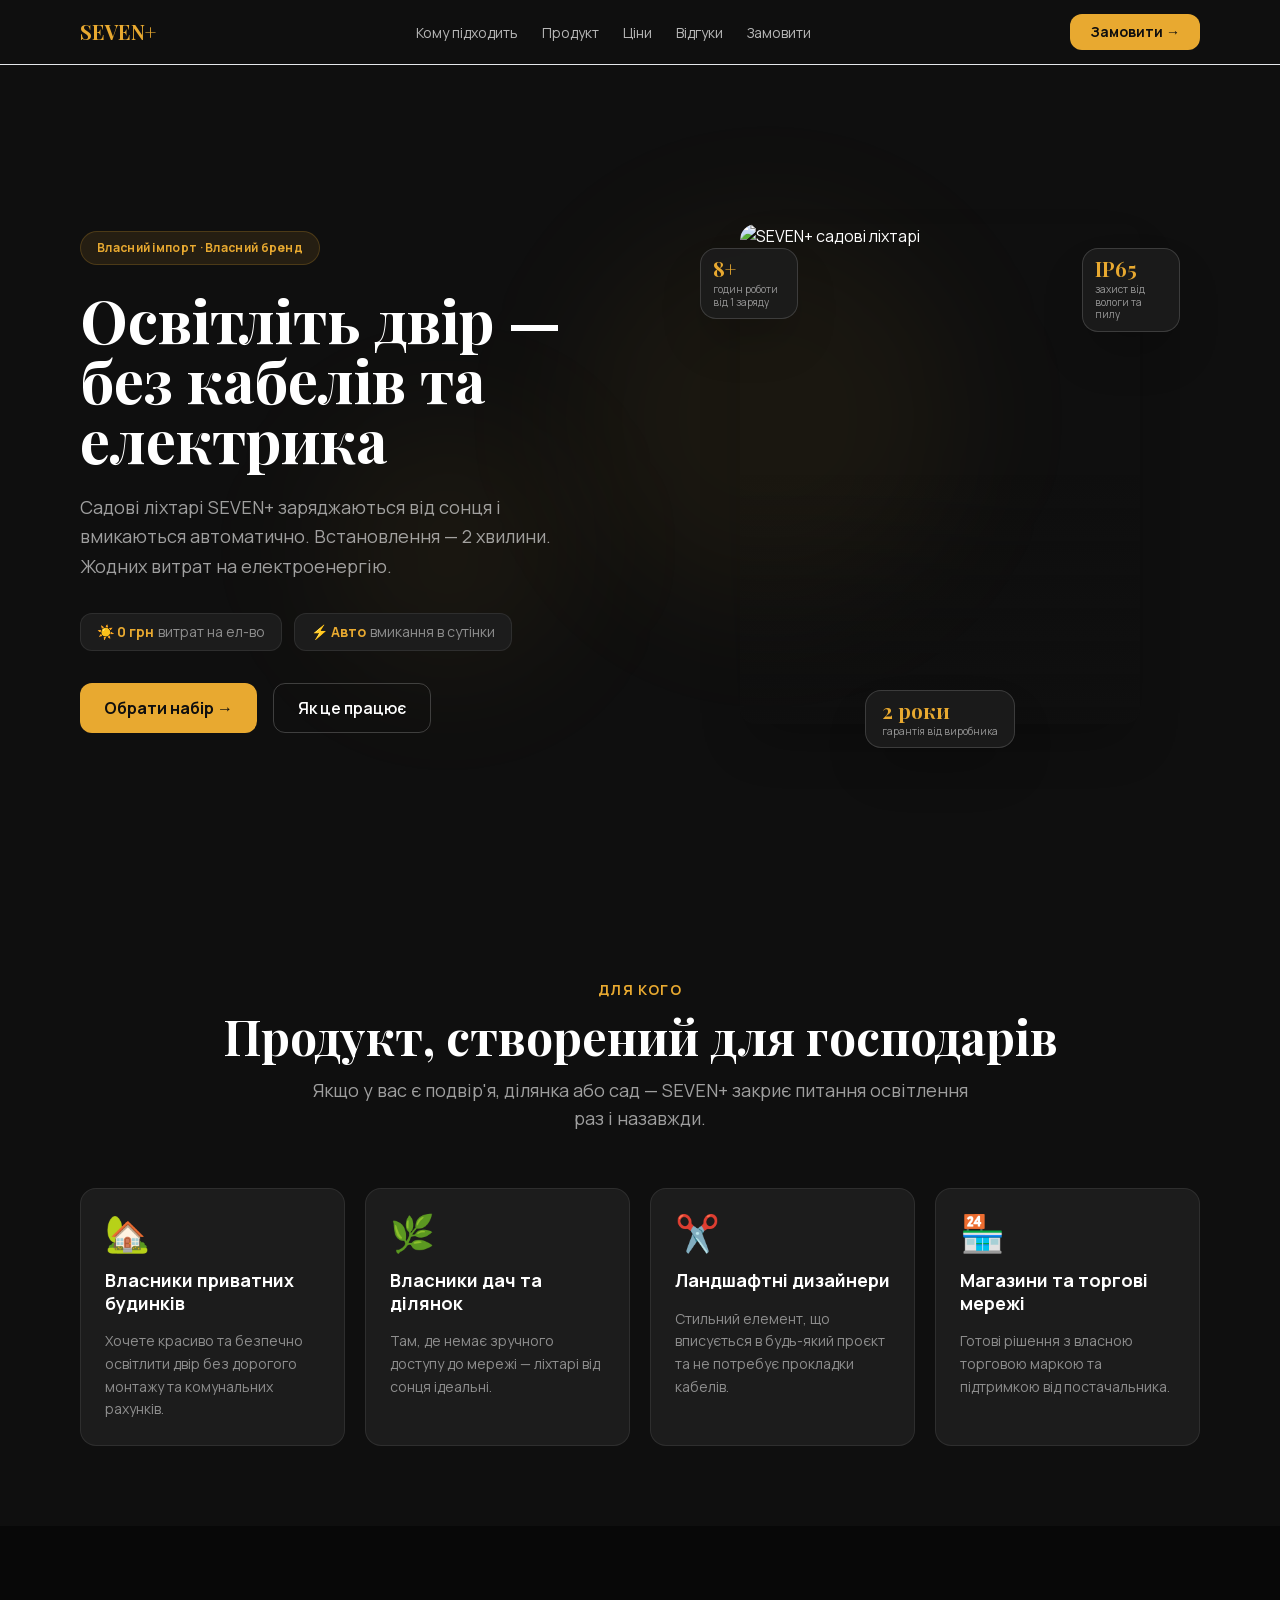
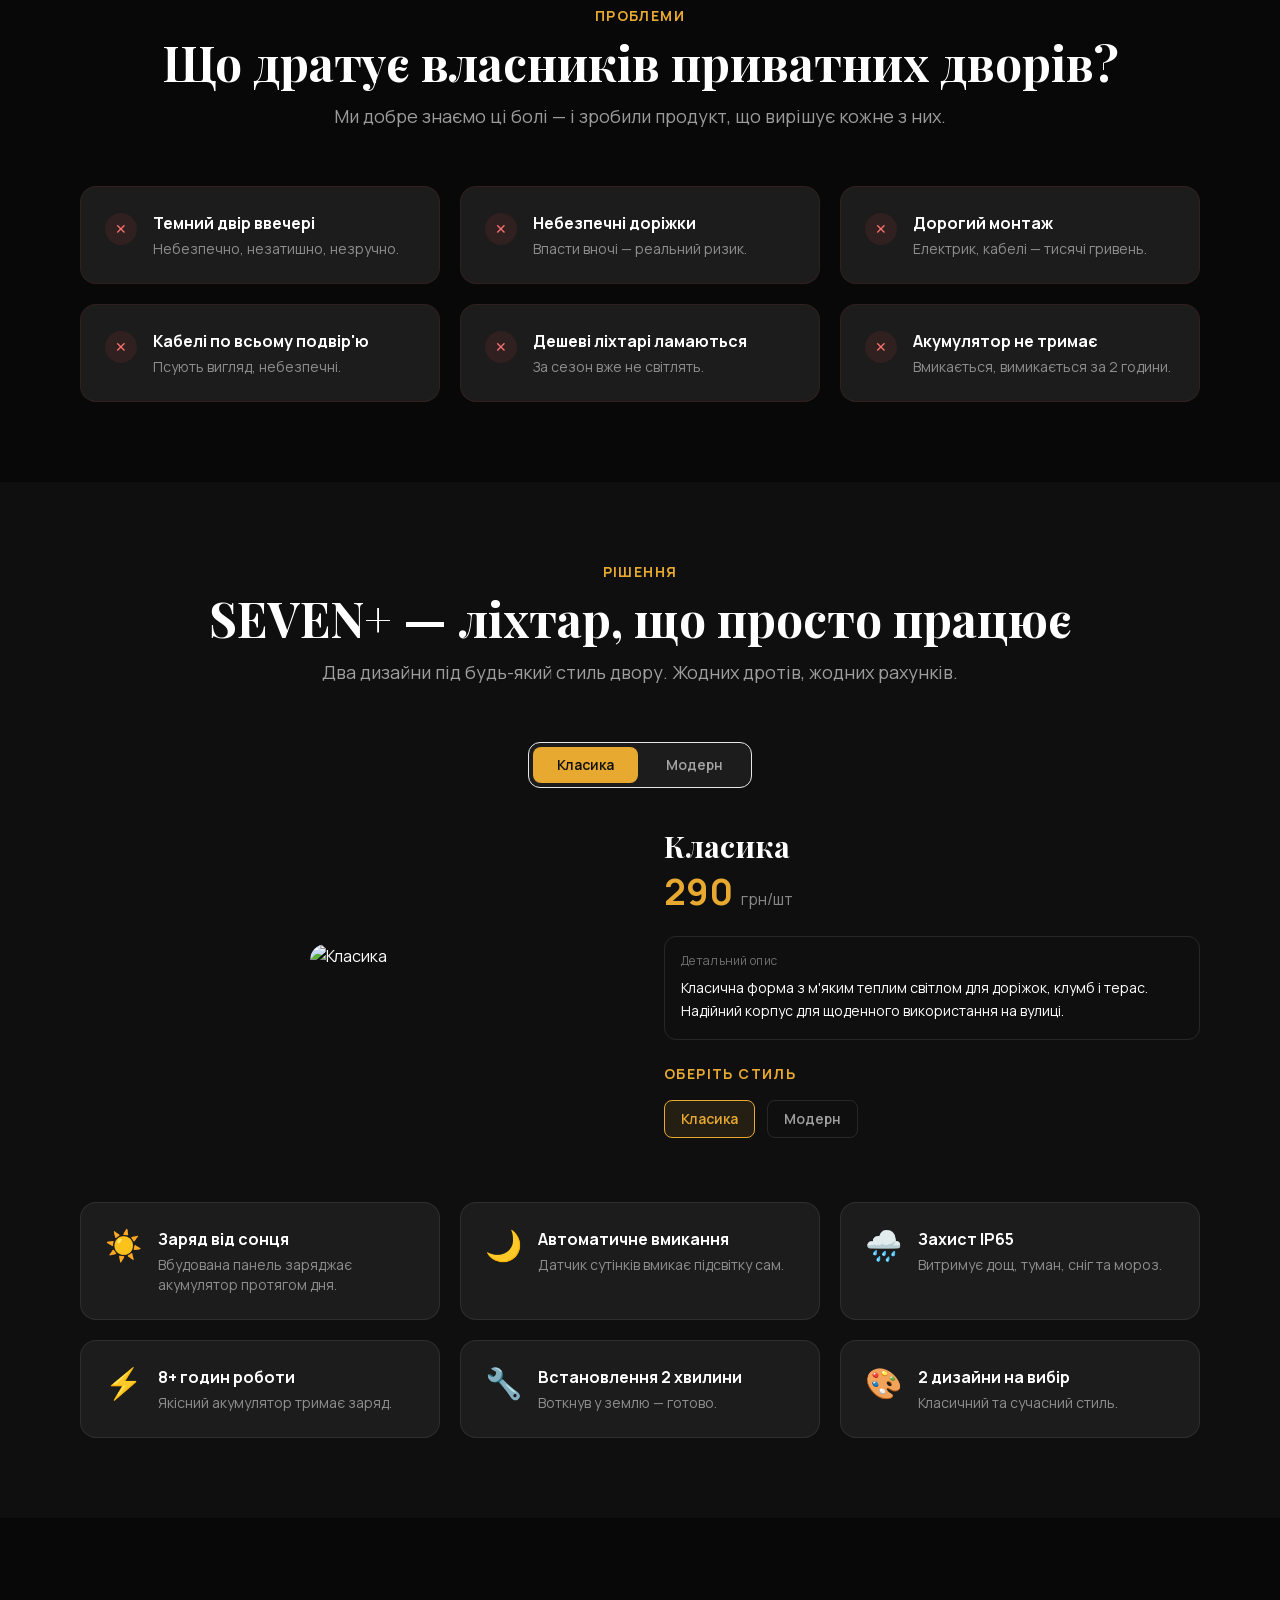
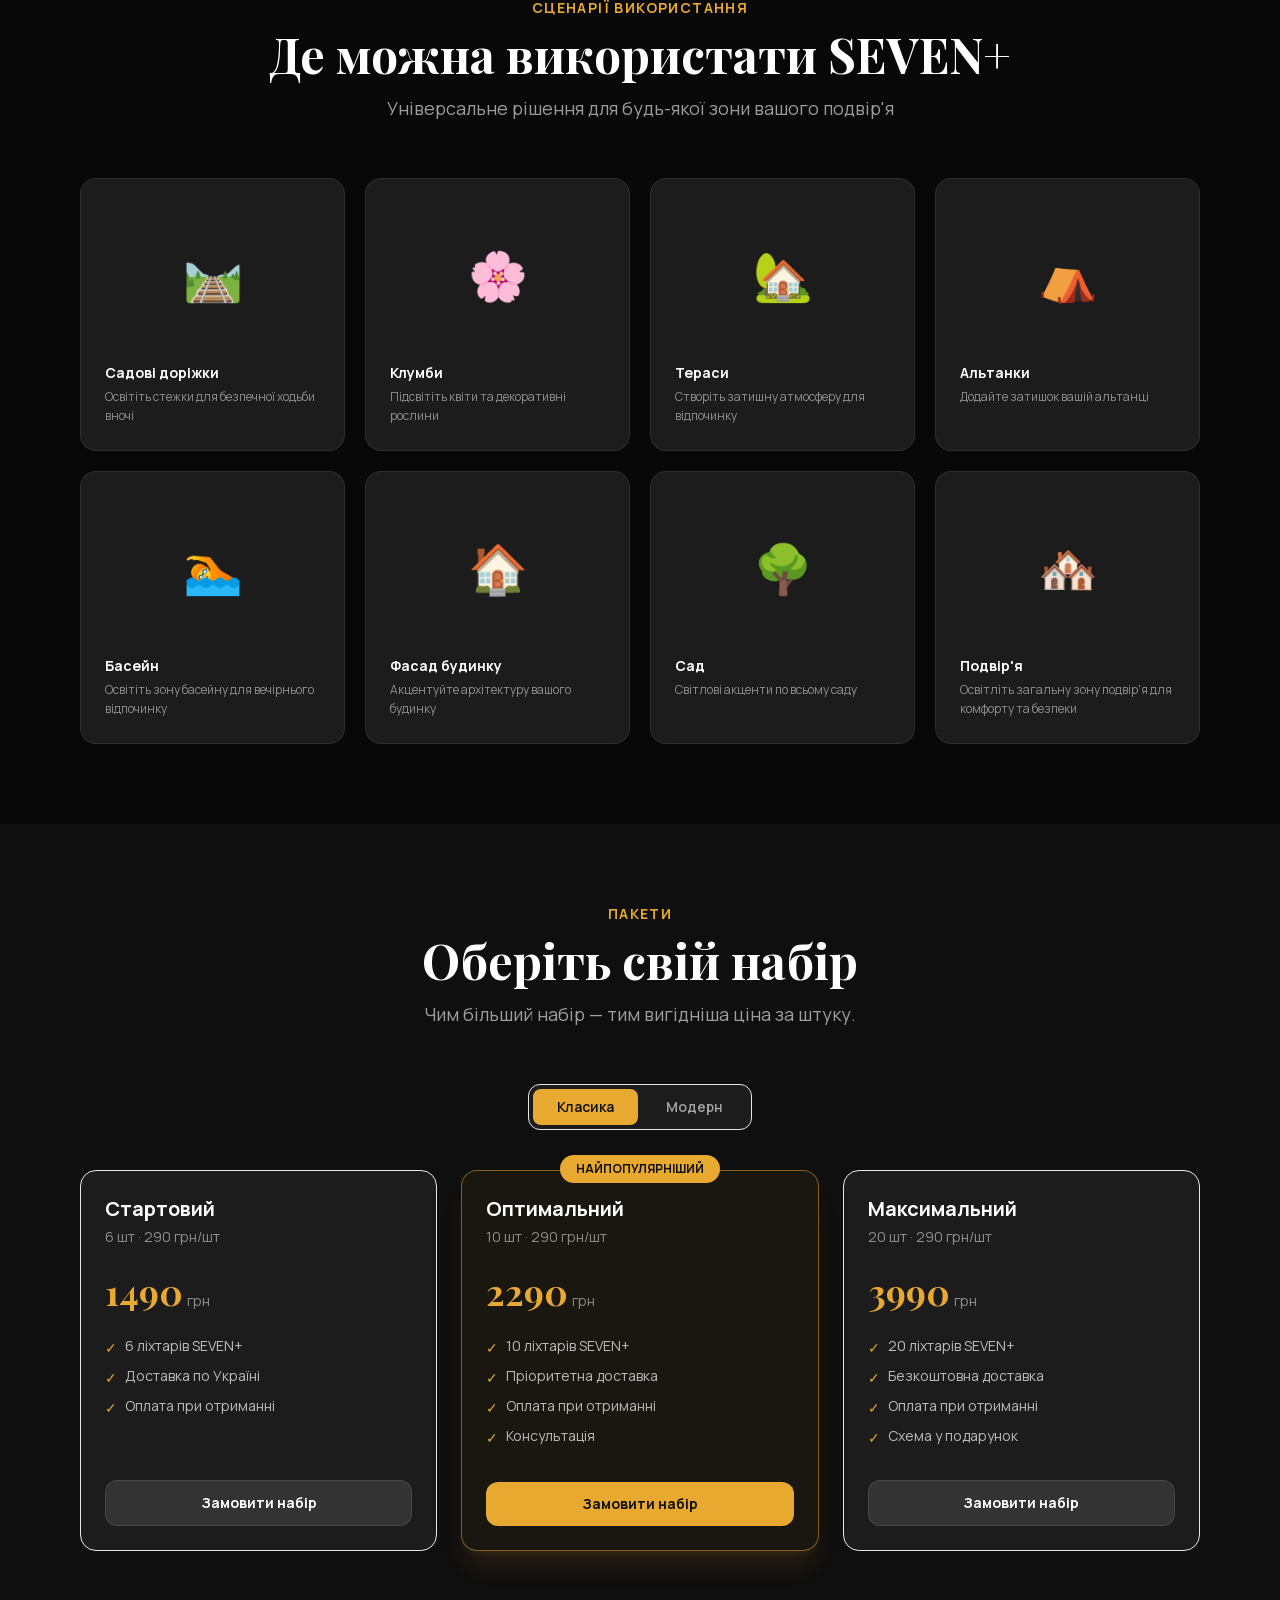
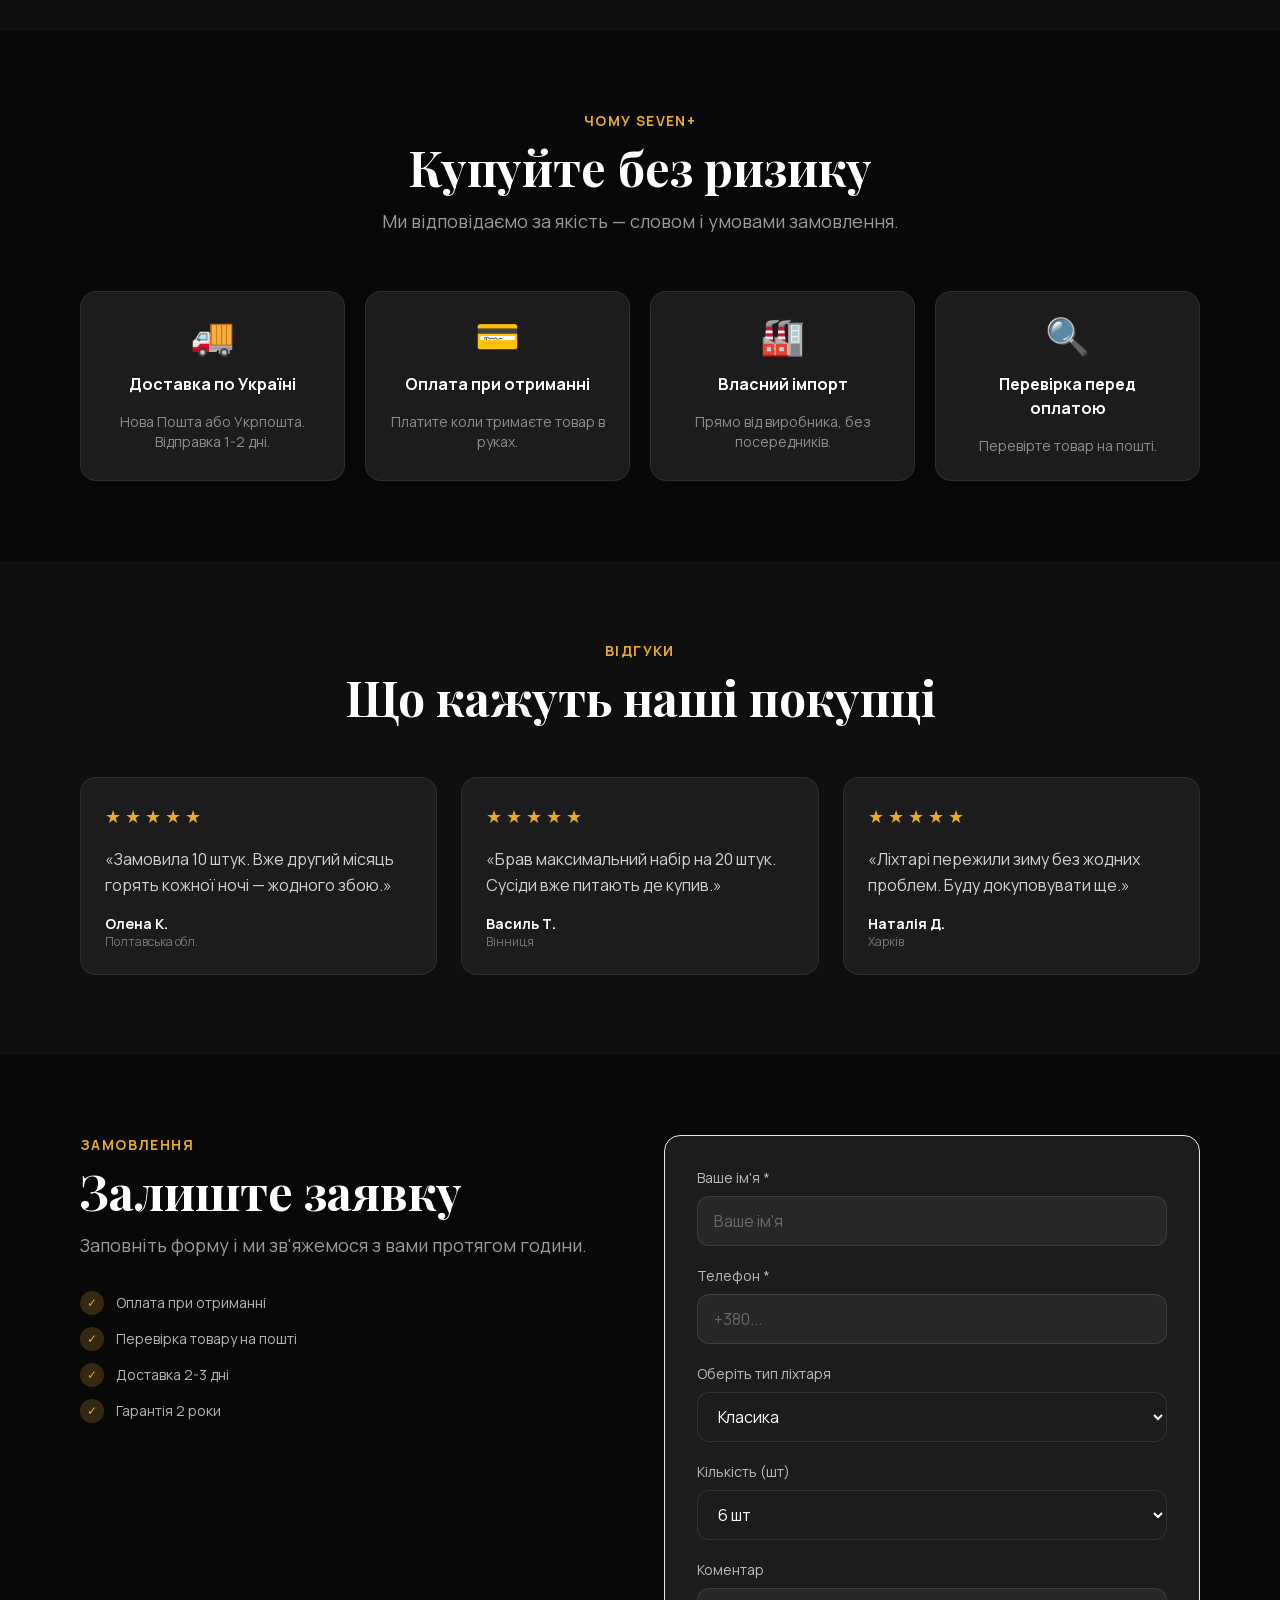
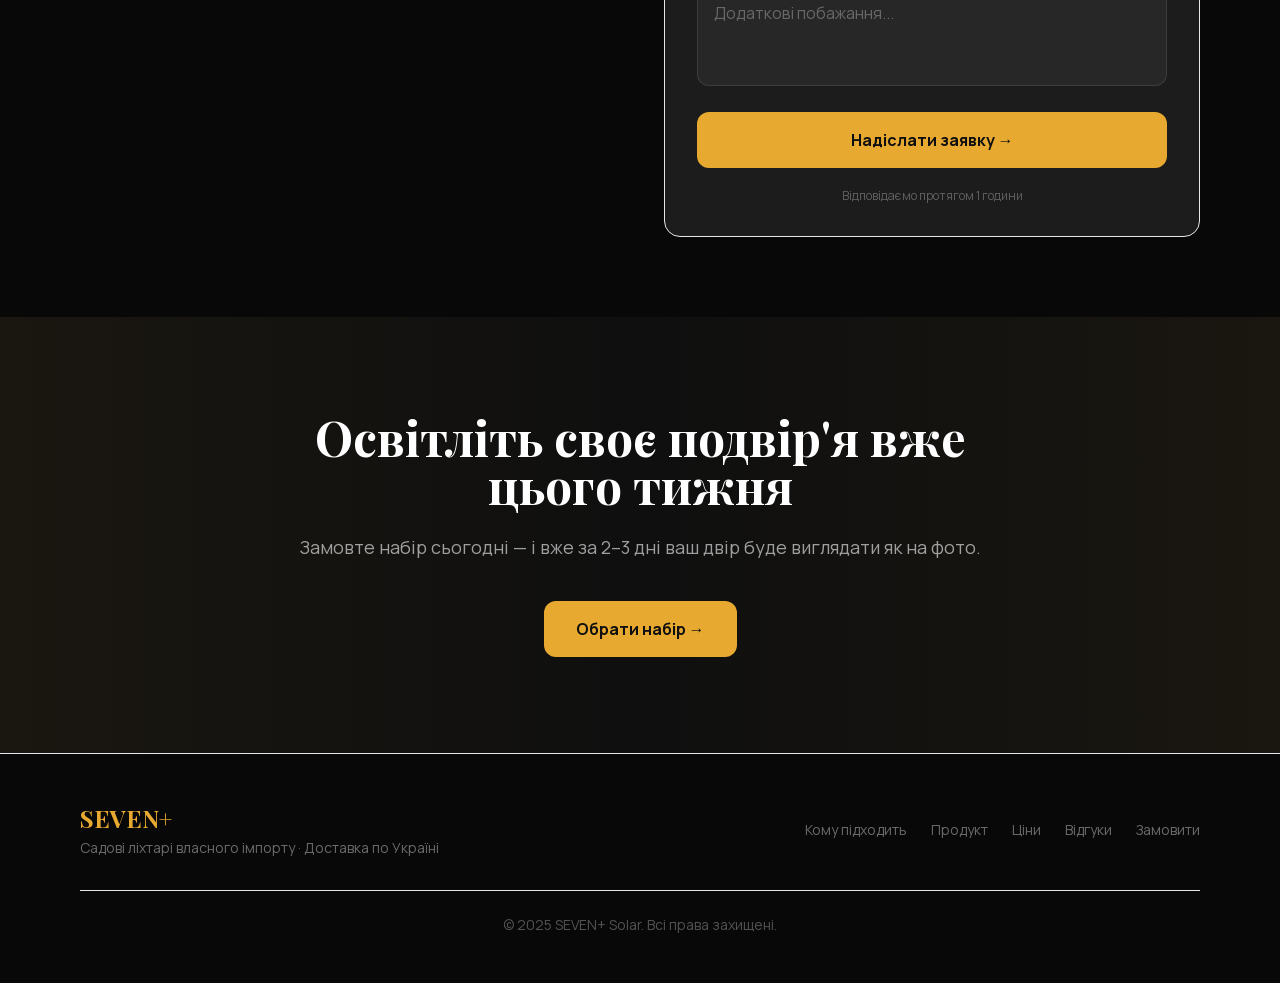
<file: index.html>
<!DOCTYPE html><html lang="uk" class="scroll-smooth"><head><meta charSet="utf-8"/><meta name="viewport" content="width=device-width, initial-scale=1"/><link rel="preload" as="image" href="/hero-garden-lights.png"/><link rel="preload" as="image" href="/classic-light.png"/><link rel="stylesheet" href="/_next/static/css/903bbb30f8803b89.css" data-precedence="next"/><link rel="preload" as="script" fetchPriority="low" href="/_next/static/chunks/webpack-411537d6487e410c.js"/><script src="/_next/static/chunks/4bd1b696-edd73b72b9809ea9.js" async=""></script><script src="/_next/static/chunks/684-9f1d762f649f4c67.js" async=""></script><script src="/_next/static/chunks/main-app-f93eedb614ef8d70.js" async=""></script><script src="/_next/static/chunks/app/layout-6a3ef5882665a4f9.js" async=""></script><script src="/_next/static/chunks/457b8330-76775ad83b1ea6fc.js" async=""></script><script src="/_next/static/chunks/129-25a309939da4028f.js" async=""></script><script src="/_next/static/chunks/128-1a60ca67ae1e36bc.js" async=""></script><script src="/_next/static/chunks/app/page-ddf830e2d45a7895.js" async=""></script><script>(function(w,d,s,l,i){w[l]=w[l]||[];w[l].push({'gtm.start':new Date().getTime(),event:'gtm.js'});var f=d.getElementsByTagName(s)[0],j=d.createElement(s),dl=l!='dataLayer'?'&l='+l:'';j.async=true;j.src='https://www.googletagmanager.com/gtm.js?id='+i+dl;f.parentNode.insertBefore(j,f);})(window,document,'script','dataLayer','GTM-5P7MTDBH');</script><title>SEVEN+ — Садові ліхтарі на сонячних панелях | Доставка по Україні</title><meta name="description" content="Купіть якісні сонячні садові ліхтарі SEVEN+. Безкоштовна доставка, 2 роки гарантії, автоматичне освітлення. Оплата при отриманні."/><meta name="author" content="SEVEN+"/><meta name="keywords" content="сонячні ліхтарі, садові ліхтарі, освітлення саду, SEVEN+"/><meta name="robots" content="index, follow"/><meta property="og:title" content="SEVEN+ — Садові ліхтарі на сонячних панелях"/><meta property="og:description" content="Економте до 90% на електроенергії з автоматичним освітленням вашого саду."/><meta property="og:url" content="https://seven.org.ua/"/><meta property="og:site_name" content="SEVEN+"/><meta property="og:locale" content="uk_UA"/><meta property="og:type" content="website"/><meta name="twitter:card" content="summary"/><meta name="twitter:title" content="SEVEN+ — Садові ліхтарі на сонячних панелях"/><meta name="twitter:description" content="Економте до 90% на електроенергії з автоматичним освітленням вашого саду."/><script>document.querySelectorAll('body link[rel="icon"], body link[rel="apple-touch-icon"]').forEach(el => document.head.appendChild(el))</script><script src="/_next/static/chunks/polyfills-42372ed130431b0a.js" noModule=""></script></head><body class="__variable_fe7774 __variable_a12522 font-sans antialiased bg-dark text-white"><noscript><iframe src="https://www.googletagmanager.com/ns.html?id=GTM-5P7MTDBH" height="0" width="0" style="display:none;visibility:hidden"></iframe></noscript><main class="min-h-screen bg-dark"><nav class="fixed top-0 left-0 right-0 z-[60] bg-[#0F0F0F] border-b border-white/8"><div class="max-w-6xl mx-auto px-4 h-16 flex items-center justify-between"><a href="/" class="font-serif text-xl font-bold text-accent">SEVEN+</a><ul class="hidden md:flex items-center gap-6"><li><a href="#audience" class="text-white/70 hover:text-white text-sm transition-colors">Кому підходить</a></li><li><a href="#product" class="text-white/70 hover:text-white text-sm transition-colors">Продукт</a></li><li><a href="#packages" class="text-white/70 hover:text-white text-sm transition-colors">Ціни</a></li><li><a href="#reviews" class="text-white/70 hover:text-white text-sm transition-colors">Відгуки</a></li><li><a href="#order-form" class="text-white/70 hover:text-white text-sm transition-colors">Замовити</a></li></ul><a href="#order-form" class="hidden md:inline-flex btn-primary text-sm py-2 px-5">Замовити →</a><button class="md:hidden text-white p-2"><div class="space-y-1.5"><span class="block h-0.5 w-6 bg-white transition-all "></span><span class="block h-0.5 w-6 bg-white transition-all "></span><span class="block h-0.5 w-6 bg-white transition-all "></span></div></button></div></nav><section class="min-h-screen pt-16 flex items-center bg-dark relative isolate"><div class="absolute inset-0 pointer-events-none -z-10"><div class="absolute top-1/4 right-1/4 w-96 h-96 bg-accent/5 rounded-full blur-3xl"></div><div class="absolute bottom-1/4 left-1/4 w-64 h-64 bg-accent/5 rounded-full blur-3xl"></div></div><div class="max-w-6xl mx-auto px-4 py-20 grid md:grid-cols-2 gap-12 lg:gap-20 items-center"><div><div class="inline-flex items-center gap-2 bg-accent/10 border border-accent/20 text-accent text-xs font-bold px-4 py-2 rounded-full mb-6 tracking-wide">Власний імпорт · Власний бренд</div><h1 class="font-serif text-4xl md:text-5xl lg:text-6xl font-bold text-white leading-tight mb-6">Освітліть двір — без кабелів та електрика</h1><p class="text-white/60 text-lg leading-relaxed mb-8">Садові ліхтарі SEVEN+ заряджаються від сонця і вмикаються автоматично. Встановлення — 2 хвилини. Жодних витрат на електроенергію.</p><div class="flex gap-3 mb-8 flex-wrap"><div class="bg-card border border-[rgba(255,255,255,0.08)] rounded-xl px-4 py-2 text-sm"><span class="font-bold text-accent">☀️ 0 грн</span><span class="text-white/50 ml-1">витрат на ел-во</span></div><div class="bg-card border border-[rgba(255,255,255,0.08)] rounded-xl px-4 py-2 text-sm"><span class="font-bold text-accent">⚡ Авто</span><span class="text-white/50 ml-1">вмикання в сутінки</span></div></div><div class="flex gap-4 flex-wrap"><a href="#packages" class="btn-primary">Обрати набір →</a><a href="#product" class="btn-secondary">Як це працює</a></div></div><div class="relative mt-10 md:mt-0 flex justify-center"><div class="relative w-full max-w-sm md:max-w-md mx-auto px-6 pb-6 pt-2"><div class="relative rounded-2xl overflow-hidden shadow-2xl aspect-[4/5] [transform:translateZ(0)]"><img src="/hero-garden-lights.png" alt="SEVEN+ садові ліхтарі" class="w-full h-full object-cover"/><div class="absolute inset-0 bg-gradient-to-t from-dark/50 via-transparent to-transparent"></div></div><div class="absolute top-8 -left-2 sm:-left-4 bg-[#1C1C1C]/95 backdrop-blur-sm border border-white/15 rounded-2xl px-3 py-2.5 shadow-2xl"><div class="font-serif text-xl font-bold text-accent leading-none">8+</div><div class="text-white/55 text-[10px] mt-1 leading-tight max-w-[72px]">годин роботи від 1 заряду</div></div><div class="absolute top-8 -right-2 sm:-right-4 bg-[#1C1C1C]/95 backdrop-blur-sm border border-white/15 rounded-2xl px-3 py-2.5 shadow-2xl"><div class="font-serif text-xl font-bold text-accent leading-none">IP65</div><div class="text-white/55 text-[10px] mt-1 leading-tight max-w-[72px]">захист від вологи та пилу</div></div><div class="absolute bottom-0 left-1/2 -translate-x-1/2 bg-[#1C1C1C]/95 backdrop-blur-sm border border-white/15 rounded-2xl px-4 py-2.5 shadow-2xl whitespace-nowrap"><div class="font-serif text-xl font-bold text-accent leading-none">2 роки</div><div class="text-white/55 text-[10px] mt-1 leading-tight">гарантія від виробника</div></div></div></div></div></section><section id="audience" class="py-20 bg-dark"><div class="max-w-6xl mx-auto px-4"><div class="text-center mb-14"><p class="section-label">Для кого</p><h2 class="section-title">Продукт, створений для господарів</h2><p class="section-subtitle mx-auto">Якщо у вас є подвір&#x27;я, ділянка або сад — SEVEN+ закриє питання освітлення раз і назавжди.</p></div><div class="grid sm:grid-cols-2 lg:grid-cols-4 gap-5"><div class="card flex flex-col gap-4"><div class="text-4xl">🏡</div><h3 class="font-bold text-white text-lg leading-tight">Власники приватних будинків</h3><p class="text-white/50 text-sm leading-relaxed">Хочете красиво та безпечно освітлити двір без дорогого монтажу та комунальних рахунків.</p></div><div class="card flex flex-col gap-4"><div class="text-4xl">🌿</div><h3 class="font-bold text-white text-lg leading-tight">Власники дач та ділянок</h3><p class="text-white/50 text-sm leading-relaxed">Там, де немає зручного доступу до мережі — ліхтарі від сонця ідеальні.</p></div><div class="card flex flex-col gap-4"><div class="text-4xl">✂️</div><h3 class="font-bold text-white text-lg leading-tight">Ландшафтні дизайнери</h3><p class="text-white/50 text-sm leading-relaxed">Стильний елемент, що вписується в будь-який проєкт та не потребує прокладки кабелів.</p></div><div class="card flex flex-col gap-4"><div class="text-4xl">🏪</div><h3 class="font-bold text-white text-lg leading-tight">Магазини та торгові мережі</h3><p class="text-white/50 text-sm leading-relaxed">Готові рішення з власною торговою маркою та підтримкою від постачальника.</p></div></div></div></section><section class="py-20 bg-[#080808]"><div class="max-w-6xl mx-auto px-4"><div class="text-center mb-14"><p class="section-label">Проблеми</p><h2 class="section-title">Що дратує власників приватних дворів?</h2><p class="section-subtitle mx-auto">Ми добре знаємо ці болі — і зробили продукт, що вирішує кожне з них.</p></div><div class="grid sm:grid-cols-2 lg:grid-cols-3 gap-5"><div class="card border-red-500/10 hover:border-red-500/20 flex gap-4"><div class="w-8 h-8 rounded-full bg-red-500/10 flex items-center justify-center flex-shrink-0 mt-0.5"><span class="text-red-400 text-sm">✕</span></div><div><h3 class="font-bold text-white mb-1">Темний двір ввечері</h3><p class="text-white/50 text-sm">Небезпечно, незатишно, незручно.</p></div></div><div class="card border-red-500/10 hover:border-red-500/20 flex gap-4"><div class="w-8 h-8 rounded-full bg-red-500/10 flex items-center justify-center flex-shrink-0 mt-0.5"><span class="text-red-400 text-sm">✕</span></div><div><h3 class="font-bold text-white mb-1">Небезпечні доріжки</h3><p class="text-white/50 text-sm">Впасти вночі — реальний ризик.</p></div></div><div class="card border-red-500/10 hover:border-red-500/20 flex gap-4"><div class="w-8 h-8 rounded-full bg-red-500/10 flex items-center justify-center flex-shrink-0 mt-0.5"><span class="text-red-400 text-sm">✕</span></div><div><h3 class="font-bold text-white mb-1">Дорогий монтаж</h3><p class="text-white/50 text-sm">Електрик, кабелі — тисячі гривень.</p></div></div><div class="card border-red-500/10 hover:border-red-500/20 flex gap-4"><div class="w-8 h-8 rounded-full bg-red-500/10 flex items-center justify-center flex-shrink-0 mt-0.5"><span class="text-red-400 text-sm">✕</span></div><div><h3 class="font-bold text-white mb-1">Кабелі по всьому подвір&#x27;ю</h3><p class="text-white/50 text-sm">Псують вигляд, небезпечні.</p></div></div><div class="card border-red-500/10 hover:border-red-500/20 flex gap-4"><div class="w-8 h-8 rounded-full bg-red-500/10 flex items-center justify-center flex-shrink-0 mt-0.5"><span class="text-red-400 text-sm">✕</span></div><div><h3 class="font-bold text-white mb-1">Дешеві ліхтарі ламаються</h3><p class="text-white/50 text-sm">За сезон вже не світлять.</p></div></div><div class="card border-red-500/10 hover:border-red-500/20 flex gap-4"><div class="w-8 h-8 rounded-full bg-red-500/10 flex items-center justify-center flex-shrink-0 mt-0.5"><span class="text-red-400 text-sm">✕</span></div><div><h3 class="font-bold text-white mb-1">Акумулятор не тримає</h3><p class="text-white/50 text-sm">Вмикається, вимикається за 2 години.</p></div></div></div></div></section><section id="product" class="py-20 bg-dark"><div class="max-w-6xl mx-auto px-4"><div class="text-center mb-14"><p class="section-label">Рішення</p><h2 class="section-title">SEVEN+ — ліхтар, що просто працює</h2><p class="section-subtitle mx-auto">Два дизайни під будь-який стиль двору. Жодних дротів, жодних рахунків.</p></div><div class="flex justify-center mb-10"><div class="bg-card rounded-xl p-1 flex gap-1 border border-white/8"><button class="px-6 py-2 rounded-lg text-sm font-semibold transition-all bg-accent text-dark">Класика</button><button class="px-6 py-2 rounded-lg text-sm font-semibold transition-all text-white/60 hover:text-white">Модерн</button></div></div><div class="grid md:grid-cols-2 gap-12 items-center mb-16"><div class="relative aspect-square max-w-md mx-auto rounded-2xl overflow-hidden"><img src="/classic-light.png" alt="Класика" class="w-full h-full object-cover"/></div><div><h3 class="font-serif text-3xl font-bold text-white mb-2">Класика</h3><div class="flex items-baseline gap-2 mb-6"><span class="text-4xl font-bold text-accent">290</span><span class="text-white/50">грн/шт</span></div><p class="section-label mb-4">Оберіть стиль</p><div class="flex gap-3"><button class="px-4 py-2 rounded-lg text-sm font-semibold border transition-all border-accent text-accent bg-accent/10">Класика</button><button class="px-4 py-2 rounded-lg text-sm font-semibold border transition-all border-white/10 text-white/60 hover:border-white/30">Модерн</button></div></div></div><div class="grid sm:grid-cols-2 lg:grid-cols-3 gap-5"><div class="card flex gap-4 items-start"><div class="text-3xl flex-shrink-0">☀️</div><div><h4 class="font-bold text-white mb-1">Заряд від сонця</h4><p class="text-white/50 text-sm">Вбудована панель заряджає акумулятор протягом дня.</p></div></div><div class="card flex gap-4 items-start"><div class="text-3xl flex-shrink-0">🌙</div><div><h4 class="font-bold text-white mb-1">Автоматичне вмикання</h4><p class="text-white/50 text-sm">Датчик сутінків вмикає підсвітку сам.</p></div></div><div class="card flex gap-4 items-start"><div class="text-3xl flex-shrink-0">🌧️</div><div><h4 class="font-bold text-white mb-1">Захист IP65</h4><p class="text-white/50 text-sm">Витримує дощ, туман, сніг та мороз.</p></div></div><div class="card flex gap-4 items-start"><div class="text-3xl flex-shrink-0">⚡</div><div><h4 class="font-bold text-white mb-1">8+ годин роботи</h4><p class="text-white/50 text-sm">Якісний акумулятор тримає заряд.</p></div></div><div class="card flex gap-4 items-start"><div class="text-3xl flex-shrink-0">🔧</div><div><h4 class="font-bold text-white mb-1">Встановлення 2 хвилини</h4><p class="text-white/50 text-sm">Воткнув у землю — готово.</p></div></div><div class="card flex gap-4 items-start"><div class="text-3xl flex-shrink-0">🎨</div><div><h4 class="font-bold text-white mb-1">2 дизайни на вибір</h4><p class="text-white/50 text-sm">Класичний та сучасний стиль.</p></div></div></div></div></section><section class="py-20 bg-[#080808]"><div class="max-w-6xl mx-auto px-4"><div class="text-center mb-14"><p class="section-label">Сценарії використання</p><h2 class="section-title">Де можна використати SEVEN+</h2><p class="section-subtitle mx-auto">Універсальне рішення для будь-якої зони вашого подвір&#x27;я</p></div><div class="grid grid-cols-2 sm:grid-cols-3 lg:grid-cols-4 gap-5"><div class="card hover:border-accent/30 hover:-translate-y-1 transition-all duration-300 overflow-hidden group"><div class="w-full h-36 rounded-xl bg-white/4 flex items-center justify-center mb-4"><span class="text-5xl">🛤️</span></div><h3 class="font-bold text-white mb-1 text-sm">Садові доріжки</h3><p class="text-white/50 text-xs leading-relaxed">Освітіть стежки для безпечної ходьби вночі</p></div><div class="card hover:border-accent/30 hover:-translate-y-1 transition-all duration-300 overflow-hidden group"><div class="w-full h-36 rounded-xl bg-white/4 flex items-center justify-center mb-4"><span class="text-5xl">🌸</span></div><h3 class="font-bold text-white mb-1 text-sm">Клумби</h3><p class="text-white/50 text-xs leading-relaxed">Підсвітіть квіти та декоративні рослини</p></div><div class="card hover:border-accent/30 hover:-translate-y-1 transition-all duration-300 overflow-hidden group"><div class="w-full h-36 rounded-xl bg-white/4 flex items-center justify-center mb-4"><span class="text-5xl">🏡</span></div><h3 class="font-bold text-white mb-1 text-sm">Тераси</h3><p class="text-white/50 text-xs leading-relaxed">Створіть затишну атмосферу для відпочинку</p></div><div class="card hover:border-accent/30 hover:-translate-y-1 transition-all duration-300 overflow-hidden group"><div class="w-full h-36 rounded-xl bg-white/4 flex items-center justify-center mb-4"><span class="text-5xl">⛺</span></div><h3 class="font-bold text-white mb-1 text-sm">Альтанки</h3><p class="text-white/50 text-xs leading-relaxed">Додайте затишок вашій альтанці</p></div><div class="card hover:border-accent/30 hover:-translate-y-1 transition-all duration-300 overflow-hidden group"><div class="w-full h-36 rounded-xl bg-white/4 flex items-center justify-center mb-4"><span class="text-5xl">🏊</span></div><h3 class="font-bold text-white mb-1 text-sm">Басейн</h3><p class="text-white/50 text-xs leading-relaxed">Освітіть зону басейну для вечірнього відпочинку</p></div><div class="card hover:border-accent/30 hover:-translate-y-1 transition-all duration-300 overflow-hidden group"><div class="w-full h-36 rounded-xl bg-white/4 flex items-center justify-center mb-4"><span class="text-5xl">🏠</span></div><h3 class="font-bold text-white mb-1 text-sm">Фасад будинку</h3><p class="text-white/50 text-xs leading-relaxed">Акцентуйте архітектуру вашого будинку</p></div><div class="card hover:border-accent/30 hover:-translate-y-1 transition-all duration-300 overflow-hidden group"><div class="w-full h-36 rounded-xl bg-white/4 flex items-center justify-center mb-4"><span class="text-5xl">🌳</span></div><h3 class="font-bold text-white mb-1 text-sm">Сад</h3><p class="text-white/50 text-xs leading-relaxed">Світлові акценти по всьому саду</p></div><div class="card hover:border-accent/30 hover:-translate-y-1 transition-all duration-300 overflow-hidden group"><div class="w-full h-36 rounded-xl bg-white/4 flex items-center justify-center mb-4"><span class="text-5xl">🏘️</span></div><h3 class="font-bold text-white mb-1 text-sm">Подвір&#x27;я</h3><p class="text-white/50 text-xs leading-relaxed">Освітліть загальну зону подвір&#x27;я для комфорту та безпеки</p></div></div></div></section><section id="packages" class="py-20 bg-dark"><div class="max-w-6xl mx-auto px-4"><div class="text-center mb-14"><p class="section-label">Пакети</p><h2 class="section-title">Оберіть свій набір</h2><p class="section-subtitle mx-auto">Чим більший набір — тим вигідніша ціна за штуку.</p></div><div class="flex justify-center mb-10"><div class="bg-card rounded-xl p-1 flex gap-1 border border-white/8"><button class="px-6 py-2 rounded-lg text-sm font-semibold transition-all bg-accent text-dark">Класика</button><button class="px-6 py-2 rounded-lg text-sm font-semibold transition-all text-white/60 hover:text-white">Модерн</button></div></div><div class="grid sm:grid-cols-3 gap-6 items-stretch"><div class="relative flex flex-col rounded-2xl p-6 border transition-all duration-300 bg-card border-white/8 hover:border-white/20"><div class="mb-6"><h3 class="font-bold text-white text-xl mb-1">Стартовий</h3><p class="text-white/50 text-sm">6<!-- --> шт · <!-- -->290<!-- --> грн/шт</p></div><div class="mb-6"><span class="text-4xl font-bold text-accent font-serif">1490</span><span class="text-white/50 text-sm ml-1">грн</span></div><ul class="flex flex-col gap-2 mb-8 flex-1"><li class="flex items-start gap-2 text-sm text-white/70"><span class="text-accent mt-0.5 flex-shrink-0">✓</span>6 ліхтарів SEVEN+</li><li class="flex items-start gap-2 text-sm text-white/70"><span class="text-accent mt-0.5 flex-shrink-0">✓</span>Доставка по Україні</li><li class="flex items-start gap-2 text-sm text-white/70"><span class="text-accent mt-0.5 flex-shrink-0">✓</span>Оплата при отриманні</li></ul><button class="w-full font-bold py-3 px-6 rounded-xl transition-all duration-200 text-sm bg-white/10 hover:bg-white/20 text-white border border-white/10 hover:border-white/30">Замовити набір</button></div><div class="relative flex flex-col rounded-2xl p-6 border transition-all duration-300 bg-accent/5 border-accent/50 shadow-xl shadow-accent/10"><div class="absolute -top-4 left-1/2 -translate-x-1/2 bg-accent text-dark text-xs font-bold px-4 py-1.5 rounded-full whitespace-nowrap">НАЙПОПУЛЯРНІШИЙ</div><div class="mb-6"><h3 class="font-bold text-white text-xl mb-1">Оптимальний</h3><p class="text-white/50 text-sm">10<!-- --> шт · <!-- -->290<!-- --> грн/шт</p></div><div class="mb-6"><span class="text-4xl font-bold text-accent font-serif">2290</span><span class="text-white/50 text-sm ml-1">грн</span></div><ul class="flex flex-col gap-2 mb-8 flex-1"><li class="flex items-start gap-2 text-sm text-white/70"><span class="text-accent mt-0.5 flex-shrink-0">✓</span>10 ліхтарів SEVEN+</li><li class="flex items-start gap-2 text-sm text-white/70"><span class="text-accent mt-0.5 flex-shrink-0">✓</span>Пріоритетна доставка</li><li class="flex items-start gap-2 text-sm text-white/70"><span class="text-accent mt-0.5 flex-shrink-0">✓</span>Оплата при отриманні</li><li class="flex items-start gap-2 text-sm text-white/70"><span class="text-accent mt-0.5 flex-shrink-0">✓</span>Консультація</li></ul><button class="w-full font-bold py-3 px-6 rounded-xl transition-all duration-200 text-sm bg-accent hover:bg-accent-hover text-dark">Замовити набір</button></div><div class="relative flex flex-col rounded-2xl p-6 border transition-all duration-300 bg-card border-white/8 hover:border-white/20"><div class="mb-6"><h3 class="font-bold text-white text-xl mb-1">Максимальний</h3><p class="text-white/50 text-sm">20<!-- --> шт · <!-- -->290<!-- --> грн/шт</p></div><div class="mb-6"><span class="text-4xl font-bold text-accent font-serif">3990</span><span class="text-white/50 text-sm ml-1">грн</span></div><ul class="flex flex-col gap-2 mb-8 flex-1"><li class="flex items-start gap-2 text-sm text-white/70"><span class="text-accent mt-0.5 flex-shrink-0">✓</span>20 ліхтарів SEVEN+</li><li class="flex items-start gap-2 text-sm text-white/70"><span class="text-accent mt-0.5 flex-shrink-0">✓</span>Безкоштовна доставка</li><li class="flex items-start gap-2 text-sm text-white/70"><span class="text-accent mt-0.5 flex-shrink-0">✓</span>Оплата при отриманні</li><li class="flex items-start gap-2 text-sm text-white/70"><span class="text-accent mt-0.5 flex-shrink-0">✓</span>Схема у подарунок</li></ul><button class="w-full font-bold py-3 px-6 rounded-xl transition-all duration-200 text-sm bg-white/10 hover:bg-white/20 text-white border border-white/10 hover:border-white/30">Замовити набір</button></div></div></div></section><section class="py-20 bg-[#080808]"><div class="max-w-6xl mx-auto px-4"><div class="text-center mb-14"><p class="section-label">Чому SEVEN+</p><h2 class="section-title">Купуйте без ризику</h2><p class="section-subtitle mx-auto">Ми відповідаємо за якість — словом і умовами замовлення.</p></div><div class="grid sm:grid-cols-2 lg:grid-cols-4 gap-5"><div class="card text-center flex flex-col items-center gap-4"><div class="text-4xl">🚚</div><h3 class="font-bold text-white">Доставка по Україні</h3><p class="text-white/50 text-sm">Нова Пошта або Укрпошта. Відправка 1-2 дні.</p></div><div class="card text-center flex flex-col items-center gap-4"><div class="text-4xl">💳</div><h3 class="font-bold text-white">Оплата при отриманні</h3><p class="text-white/50 text-sm">Платите коли тримаєте товар в руках.</p></div><div class="card text-center flex flex-col items-center gap-4"><div class="text-4xl">🏭</div><h3 class="font-bold text-white">Власний імпорт</h3><p class="text-white/50 text-sm">Прямо від виробника, без посередників.</p></div><div class="card text-center flex flex-col items-center gap-4"><div class="text-4xl">🔍</div><h3 class="font-bold text-white">Перевірка перед оплатою</h3><p class="text-white/50 text-sm">Перевірте товар на пошті.</p></div></div></div></section><section id="reviews" class="py-20 bg-dark"><div class="max-w-6xl mx-auto px-4"><div class="text-center mb-14"><p class="section-label">Відгуки</p><h2 class="section-title">Що кажуть наші покупці</h2></div><div class="grid sm:grid-cols-3 gap-6"><div class="card flex flex-col gap-4"><div class="flex gap-1"><span class="text-accent text-lg">★</span><span class="text-accent text-lg">★</span><span class="text-accent text-lg">★</span><span class="text-accent text-lg">★</span><span class="text-accent text-lg">★</span></div><p class="text-white/80 leading-relaxed flex-1">«Замовила 10 штук. Вже другий місяць горять кожної ночі — жодного збою.»</p><div><p class="font-bold text-white text-sm">Олена К.</p><p class="text-white/40 text-xs">Полтавська обл.</p></div></div><div class="card flex flex-col gap-4"><div class="flex gap-1"><span class="text-accent text-lg">★</span><span class="text-accent text-lg">★</span><span class="text-accent text-lg">★</span><span class="text-accent text-lg">★</span><span class="text-accent text-lg">★</span></div><p class="text-white/80 leading-relaxed flex-1">«Брав максимальний набір на 20 штук. Сусіди вже питають де купив.»</p><div><p class="font-bold text-white text-sm">Василь Т.</p><p class="text-white/40 text-xs">Вінниця</p></div></div><div class="card flex flex-col gap-4"><div class="flex gap-1"><span class="text-accent text-lg">★</span><span class="text-accent text-lg">★</span><span class="text-accent text-lg">★</span><span class="text-accent text-lg">★</span><span class="text-accent text-lg">★</span></div><p class="text-white/80 leading-relaxed flex-1">«Ліхтарі пережили зиму без жодних проблем. Буду докуповувати ще.»</p><div><p class="font-bold text-white text-sm">Наталія Д.</p><p class="text-white/40 text-xs">Харків</p></div></div></div></div></section><section id="order-form" class="py-20 bg-[#080808]"><div class="max-w-6xl mx-auto px-4"><div class="grid md:grid-cols-2 gap-12 items-start"><div><p class="section-label">Замовлення</p><h2 class="section-title">Залиште заявку</h2><p class="text-white/60 text-lg mb-8">Заповніть форму і ми зв&#x27;яжемося з вами протягом години.</p><div class="flex flex-col gap-3"><div class="flex items-center gap-3"><span class="w-6 h-6 rounded-full bg-accent/20 flex items-center justify-center flex-shrink-0"><span class="text-accent text-xs">✓</span></span><span class="text-white/70 text-sm">Оплата при отриманні</span></div><div class="flex items-center gap-3"><span class="w-6 h-6 rounded-full bg-accent/20 flex items-center justify-center flex-shrink-0"><span class="text-accent text-xs">✓</span></span><span class="text-white/70 text-sm">Перевірка товару на пошті</span></div><div class="flex items-center gap-3"><span class="w-6 h-6 rounded-full bg-accent/20 flex items-center justify-center flex-shrink-0"><span class="text-accent text-xs">✓</span></span><span class="text-white/70 text-sm">Доставка 2-3 дні</span></div><div class="flex items-center gap-3"><span class="w-6 h-6 rounded-full bg-accent/20 flex items-center justify-center flex-shrink-0"><span class="text-accent text-xs">✓</span></span><span class="text-white/70 text-sm">Гарантія 2 роки</span></div></div></div><div class="bg-card border border-white/8 rounded-2xl p-8"><form class="flex flex-col gap-5"><input type="text" class="hidden" tabindex="-1" autoComplete="off" name="website" value=""/><div><label class="text-white/70 text-sm mb-2 block">Ваше ім&#x27;я *</label><input type="text" placeholder="Ваше ім&#x27;я" class="input-field" required="" value=""/></div><div><label class="text-white/70 text-sm mb-2 block">Телефон *</label><input type="tel" placeholder="+380..." class="input-field" required="" value=""/></div><div><label class="text-white/70 text-sm mb-2 block">Оберіть тип ліхтаря</label><select class="select-field"><option value="Класика" selected="">Класика</option><option value="Модерн">Модерн</option></select></div><div><label class="text-white/70 text-sm mb-2 block">Кількість (шт)</label><select class="select-field"><option value="2">2<!-- --> шт</option><option value="4">4<!-- --> шт</option><option value="6" selected="">6<!-- --> шт</option><option value="8">8<!-- --> шт</option><option value="10">10<!-- --> шт</option><option value="12">12<!-- --> шт</option><option value="14">14<!-- --> шт</option><option value="16">16<!-- --> шт</option><option value="18">18<!-- --> шт</option><option value="20">20<!-- --> шт</option><option value="22">22<!-- --> шт</option><option value="24">24<!-- --> шт</option><option value="26">26<!-- --> шт</option><option value="28">28<!-- --> шт</option><option value="30">30<!-- --> шт</option><option value="32">32<!-- --> шт</option></select></div><div><label class="text-white/70 text-sm mb-2 block">Коментар</label><textarea placeholder="Додаткові побажання..." rows="3" class="input-field resize-none"></textarea></div><button type="submit" class="btn-primary w-full justify-center py-4 text-base disabled:opacity-60 disabled:cursor-not-allowed">Надіслати заявку →</button><p class="text-white/30 text-xs text-center">Відповідаємо протягом 1 години</p></form></div></div></div></section><section class="py-24 bg-dark relative overflow-hidden"><div class="absolute inset-0 pointer-events-none"><div class="absolute inset-0 bg-gradient-to-r from-accent/5 via-transparent to-accent/5"></div></div><div class="max-w-3xl mx-auto px-4 text-center relative z-10"><h2 class="font-serif text-4xl md:text-5xl font-bold text-white mb-6 leading-tight">Освітліть своє подвір&#x27;я вже цього тижня</h2><p class="text-white/60 text-lg mb-10">Замовте набір сьогодні — і вже за 2–3 дні ваш двір буде виглядати як на фото.</p><div class="flex gap-4 justify-center flex-wrap"><a href="#packages" class="btn-primary text-base px-8 py-4">Обрати набір →</a></div></div></section><footer class="bg-[#080808] border-t border-white/8 py-12"><div class="max-w-6xl mx-auto px-4"><div class="flex flex-col md:flex-row items-center justify-between gap-6"><div><div class="font-serif text-2xl font-bold text-accent mb-1">SEVEN+</div><p class="text-white/40 text-sm">Садові ліхтарі власного імпорту · Доставка по Україні</p></div><nav class="flex flex-wrap gap-x-6 gap-y-2 justify-center"><a href="#audience" class="text-white/40 hover:text-white text-sm transition-colors">Кому підходить</a><a href="#product" class="text-white/40 hover:text-white text-sm transition-colors">Продукт</a><a href="#packages" class="text-white/40 hover:text-white text-sm transition-colors">Ціни</a><a href="#reviews" class="text-white/40 hover:text-white text-sm transition-colors">Відгуки</a><a href="#order-form" class="text-white/40 hover:text-white text-sm transition-colors">Замовити</a></nav></div><div class="mt-8 pt-6 border-t border-white/8 text-center text-white/30 text-sm">© 2025 SEVEN+ Solar. Всі права захищені.</div></div></footer></main><!--$--><!--/$--><!--$--><!--/$--><script src="/_next/static/chunks/webpack-411537d6487e410c.js" async=""></script><script>(self.__next_f=self.__next_f||[]).push([0])</script><script>self.__next_f.push([1,"1:\"$Sreact.fragment\"\n2:I[7555,[],\"\"]\n3:I[1295,[],\"\"]\n4:I[668,[\"177\",\"static/chunks/app/layout-6a3ef5882665a4f9.js\"],\"Toaster\"]\n5:I[894,[],\"ClientPageRoot\"]\n6:I[3792,[\"507\",\"static/chunks/457b8330-76775ad83b1ea6fc.js\",\"129\",\"static/chunks/129-25a309939da4028f.js\",\"128\",\"static/chunks/128-1a60ca67ae1e36bc.js\",\"974\",\"static/chunks/app/page-ddf830e2d45a7895.js\"],\"default\"]\n9:I[9665,[],\"MetadataBoundary\"]\nb:I[9665,[],\"OutletBoundary\"]\ne:I[4911,[],\"AsyncMetadataOutlet\"]\n10:I[9665,[],\"ViewportBoundary\"]\n12:I[6614,[],\"\"]\n:HL[\"/_next/static/css/903bbb30f8803b89.css\",\"style\"]\n"])</script><script>self.__next_f.push([1,"0:{\"P\":null,\"b\":\"ltA6ikBNBAriW3jAu4i4n\",\"p\":\"\",\"c\":[\"\",\"\"],\"i\":false,\"f\":[[[\"\",{\"children\":[\"__PAGE__\",{}]},\"$undefined\",\"$undefined\",true],[\"\",[\"$\",\"$1\",\"c\",{\"children\":[[[\"$\",\"link\",\"0\",{\"rel\":\"stylesheet\",\"href\":\"/_next/static/css/903bbb30f8803b89.css\",\"precedence\":\"next\",\"crossOrigin\":\"$undefined\",\"nonce\":\"$undefined\"}]],[\"$\",\"html\",null,{\"lang\":\"uk\",\"className\":\"scroll-smooth\",\"children\":[[\"$\",\"head\",null,{\"children\":[\"$\",\"script\",null,{\"dangerouslySetInnerHTML\":{\"__html\":\"(function(w,d,s,l,i){w[l]=w[l]||[];w[l].push({'gtm.start':new Date().getTime(),event:'gtm.js'});var f=d.getElementsByTagName(s)[0],j=d.createElement(s),dl=l!='dataLayer'?'\u0026l='+l:'';j.async=true;j.src='https://www.googletagmanager.com/gtm.js?id='+i+dl;f.parentNode.insertBefore(j,f);})(window,document,'script','dataLayer','GTM-5P7MTDBH');\"}}]}],[\"$\",\"body\",null,{\"className\":\"__variable_fe7774 __variable_a12522 font-sans antialiased bg-dark text-white\",\"children\":[[\"$\",\"noscript\",null,{\"children\":[\"$\",\"iframe\",null,{\"src\":\"https://www.googletagmanager.com/ns.html?id=GTM-5P7MTDBH\",\"height\":\"0\",\"width\":\"0\",\"style\":{\"display\":\"none\",\"visibility\":\"hidden\"}}]}],[\"$\",\"$L2\",null,{\"parallelRouterKey\":\"children\",\"error\":\"$undefined\",\"errorStyles\":\"$undefined\",\"errorScripts\":\"$undefined\",\"template\":[\"$\",\"$L3\",null,{}],\"templateStyles\":\"$undefined\",\"templateScripts\":\"$undefined\",\"notFound\":[[[\"$\",\"title\",null,{\"children\":\"404: This page could not be found.\"}],[\"$\",\"div\",null,{\"style\":{\"fontFamily\":\"system-ui,\\\"Segoe UI\\\",Roboto,Helvetica,Arial,sans-serif,\\\"Apple Color Emoji\\\",\\\"Segoe UI Emoji\\\"\",\"height\":\"100vh\",\"textAlign\":\"center\",\"display\":\"flex\",\"flexDirection\":\"column\",\"alignItems\":\"center\",\"justifyContent\":\"center\"},\"children\":[\"$\",\"div\",null,{\"children\":[[\"$\",\"style\",null,{\"dangerouslySetInnerHTML\":{\"__html\":\"body{color:#000;background:#fff;margin:0}.next-error-h1{border-right:1px solid rgba(0,0,0,.3)}@media (prefers-color-scheme:dark){body{color:#fff;background:#000}.next-error-h1{border-right:1px solid rgba(255,255,255,.3)}}\"}}],[\"$\",\"h1\",null,{\"className\":\"next-error-h1\",\"style\":{\"display\":\"inline-block\",\"margin\":\"0 20px 0 0\",\"padding\":\"0 23px 0 0\",\"fontSize\":24,\"fontWeight\":500,\"verticalAlign\":\"top\",\"lineHeight\":\"49px\"},\"children\":404}],[\"$\",\"div\",null,{\"style\":{\"display\":\"inline-block\"},\"children\":[\"$\",\"h2\",null,{\"style\":{\"fontSize\":14,\"fontWeight\":400,\"lineHeight\":\"49px\",\"margin\":0},\"children\":\"This page could not be found.\"}]}]]}]}]],[]],\"forbidden\":\"$undefined\",\"unauthorized\":\"$undefined\"}],[\"$\",\"$L4\",null,{}]]}]]}]]}],{\"children\":[\"__PAGE__\",[\"$\",\"$1\",\"c\",{\"children\":[[\"$\",\"$L5\",null,{\"Component\":\"$6\",\"searchParams\":{},\"params\":{},\"promises\":[\"$@7\",\"$@8\"]}],[\"$\",\"$L9\",null,{\"children\":\"$La\"}],null,[\"$\",\"$Lb\",null,{\"children\":[\"$Lc\",\"$Ld\",[\"$\",\"$Le\",null,{\"promise\":\"$@f\"}]]}]]}],{},null,false]},null,false],[\"$\",\"$1\",\"h\",{\"children\":[null,[\"$\",\"$1\",\"D6KpwE91e6QwynJ1NO77W\",{\"children\":[[\"$\",\"$L10\",null,{\"children\":\"$L11\"}],null]}],null]}],false]],\"m\":\"$undefined\",\"G\":[\"$12\",\"$undefined\"],\"s\":false,\"S\":true}\n"])</script><script>self.__next_f.push([1,"13:\"$Sreact.suspense\"\n14:I[4911,[],\"AsyncMetadata\"]\n7:{}\n8:{}\na:[\"$\",\"$13\",null,{\"fallback\":null,\"children\":[\"$\",\"$L14\",null,{\"promise\":\"$@15\"}]}]\n"])</script><script>self.__next_f.push([1,"d:null\n"])</script><script>self.__next_f.push([1,"11:[[\"$\",\"meta\",\"0\",{\"charSet\":\"utf-8\"}],[\"$\",\"meta\",\"1\",{\"name\":\"viewport\",\"content\":\"width=device-width, initial-scale=1\"}]]\nc:null\n"])</script><script>self.__next_f.push([1,"15:{\"metadata\":[[\"$\",\"title\",\"0\",{\"children\":\"SEVEN+ — Садові ліхтарі на сонячних панелях | Доставка по Україні\"}],[\"$\",\"meta\",\"1\",{\"name\":\"description\",\"content\":\"Купіть якісні сонячні садові ліхтарі SEVEN+. Безкоштовна доставка, 2 роки гарантії, автоматичне освітлення. Оплата при отриманні.\"}],[\"$\",\"meta\",\"2\",{\"name\":\"author\",\"content\":\"SEVEN+\"}],[\"$\",\"meta\",\"3\",{\"name\":\"keywords\",\"content\":\"сонячні ліхтарі, садові ліхтарі, освітлення саду, SEVEN+\"}],[\"$\",\"meta\",\"4\",{\"name\":\"robots\",\"content\":\"index, follow\"}],[\"$\",\"meta\",\"5\",{\"property\":\"og:title\",\"content\":\"SEVEN+ — Садові ліхтарі на сонячних панелях\"}],[\"$\",\"meta\",\"6\",{\"property\":\"og:description\",\"content\":\"Економте до 90% на електроенергії з автоматичним освітленням вашого саду.\"}],[\"$\",\"meta\",\"7\",{\"property\":\"og:url\",\"content\":\"https://seven.org.ua/\"}],[\"$\",\"meta\",\"8\",{\"property\":\"og:site_name\",\"content\":\"SEVEN+\"}],[\"$\",\"meta\",\"9\",{\"property\":\"og:locale\",\"content\":\"uk_UA\"}],[\"$\",\"meta\",\"10\",{\"property\":\"og:type\",\"content\":\"website\"}],[\"$\",\"meta\",\"11\",{\"name\":\"twitter:card\",\"content\":\"summary\"}],[\"$\",\"meta\",\"12\",{\"name\":\"twitter:title\",\"content\":\"SEVEN+ — Садові ліхтарі на сонячних панелях\"}],[\"$\",\"meta\",\"13\",{\"name\":\"twitter:description\",\"content\":\"Економте до 90% на електроенергії з автоматичним освітленням вашого саду.\"}]],\"error\":null,\"digest\":\"$undefined\"}\nf:{\"metadata\":\"$15:metadata\",\"error\":null,\"digest\":\"$undefined\"}\n"])</script></body></html>
</file>
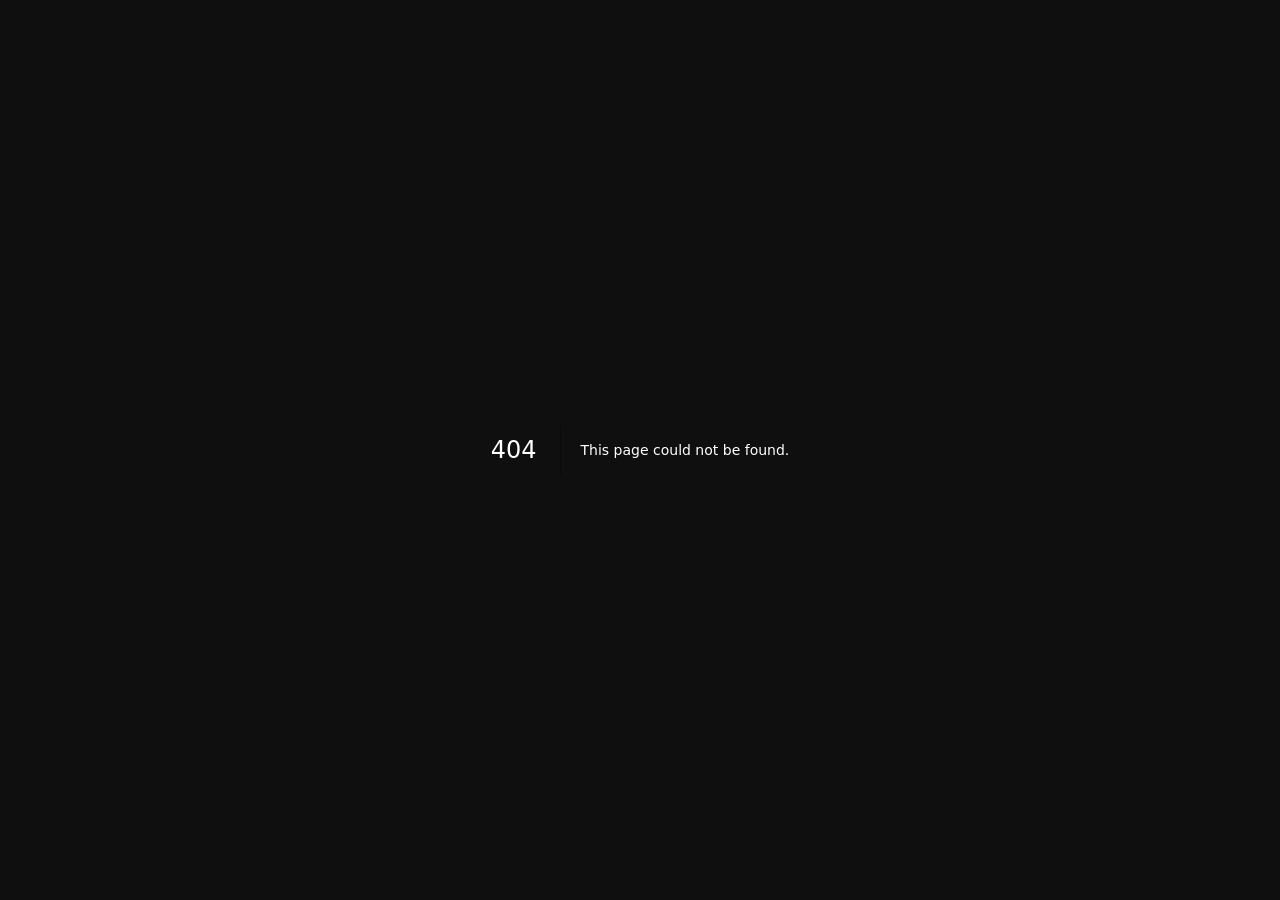
<file: 404/index.html>
<!DOCTYPE html><html lang="uk" class="scroll-smooth"><head><meta charSet="utf-8"/><meta name="viewport" content="width=device-width, initial-scale=1"/><link rel="stylesheet" href="/_next/static/css/903bbb30f8803b89.css" data-precedence="next"/><link rel="preload" as="script" fetchPriority="low" href="/_next/static/chunks/webpack-411537d6487e410c.js"/><script src="/_next/static/chunks/4bd1b696-edd73b72b9809ea9.js" async=""></script><script src="/_next/static/chunks/684-9f1d762f649f4c67.js" async=""></script><script src="/_next/static/chunks/main-app-f93eedb614ef8d70.js" async=""></script><script src="/_next/static/chunks/app/layout-6a3ef5882665a4f9.js" async=""></script><meta name="robots" content="noindex"/><title>404: This page could not be found.</title><script>(function(w,d,s,l,i){w[l]=w[l]||[];w[l].push({'gtm.start':new Date().getTime(),event:'gtm.js'});var f=d.getElementsByTagName(s)[0],j=d.createElement(s),dl=l!='dataLayer'?'&l='+l:'';j.async=true;j.src='https://www.googletagmanager.com/gtm.js?id='+i+dl;f.parentNode.insertBefore(j,f);})(window,document,'script','dataLayer','GTM-5P7MTDBH');</script><title>SEVEN+ — Садові ліхтарі на сонячних панелях | Доставка по Україні</title><meta name="description" content="Купіть якісні сонячні садові ліхтарі SEVEN+. Безкоштовна доставка, 2 роки гарантії, автоматичне освітлення. Оплата при отриманні."/><meta name="author" content="SEVEN+"/><meta name="keywords" content="сонячні ліхтарі, садові ліхтарі, освітлення саду, SEVEN+"/><meta name="robots" content="index, follow"/><meta property="og:title" content="SEVEN+ — Садові ліхтарі на сонячних панелях"/><meta property="og:description" content="Економте до 90% на електроенергії з автоматичним освітленням вашого саду."/><meta property="og:url" content="https://seven.org.ua/"/><meta property="og:site_name" content="SEVEN+"/><meta property="og:locale" content="uk_UA"/><meta property="og:type" content="website"/><meta name="twitter:card" content="summary"/><meta name="twitter:title" content="SEVEN+ — Садові ліхтарі на сонячних панелях"/><meta name="twitter:description" content="Економте до 90% на електроенергії з автоматичним освітленням вашого саду."/><script>document.querySelectorAll('body link[rel="icon"], body link[rel="apple-touch-icon"]').forEach(el => document.head.appendChild(el))</script><script src="/_next/static/chunks/polyfills-42372ed130431b0a.js" noModule=""></script></head><body class="__variable_fe7774 __variable_a12522 font-sans antialiased bg-dark text-white"><noscript><iframe src="https://www.googletagmanager.com/ns.html?id=GTM-5P7MTDBH" height="0" width="0" style="display:none;visibility:hidden"></iframe></noscript><div style="font-family:system-ui,&quot;Segoe UI&quot;,Roboto,Helvetica,Arial,sans-serif,&quot;Apple Color Emoji&quot;,&quot;Segoe UI Emoji&quot;;height:100vh;text-align:center;display:flex;flex-direction:column;align-items:center;justify-content:center"><div><style>body{color:#000;background:#fff;margin:0}.next-error-h1{border-right:1px solid rgba(0,0,0,.3)}@media (prefers-color-scheme:dark){body{color:#fff;background:#000}.next-error-h1{border-right:1px solid rgba(255,255,255,.3)}}</style><h1 class="next-error-h1" style="display:inline-block;margin:0 20px 0 0;padding:0 23px 0 0;font-size:24px;font-weight:500;vertical-align:top;line-height:49px">404</h1><div style="display:inline-block"><h2 style="font-size:14px;font-weight:400;line-height:49px;margin:0">This page could not be found.</h2></div></div></div><!--$--><!--/$--><!--$--><!--/$--><script src="/_next/static/chunks/webpack-411537d6487e410c.js" async=""></script><script>(self.__next_f=self.__next_f||[]).push([0])</script><script>self.__next_f.push([1,"1:\"$Sreact.fragment\"\n2:I[7555,[],\"\"]\n3:I[1295,[],\"\"]\n4:I[668,[\"177\",\"static/chunks/app/layout-6a3ef5882665a4f9.js\"],\"Toaster\"]\n5:I[9665,[],\"MetadataBoundary\"]\n7:I[9665,[],\"OutletBoundary\"]\na:I[4911,[],\"AsyncMetadataOutlet\"]\nc:I[9665,[],\"ViewportBoundary\"]\ne:I[6614,[],\"\"]\n:HL[\"/_next/static/css/903bbb30f8803b89.css\",\"style\"]\n"])</script><script>self.__next_f.push([1,"0:{\"P\":null,\"b\":\"ltA6ikBNBAriW3jAu4i4n\",\"p\":\"\",\"c\":[\"\",\"_not-found\",\"\"],\"i\":false,\"f\":[[[\"\",{\"children\":[\"/_not-found\",{\"children\":[\"__PAGE__\",{}]}]},\"$undefined\",\"$undefined\",true],[\"\",[\"$\",\"$1\",\"c\",{\"children\":[[[\"$\",\"link\",\"0\",{\"rel\":\"stylesheet\",\"href\":\"/_next/static/css/903bbb30f8803b89.css\",\"precedence\":\"next\",\"crossOrigin\":\"$undefined\",\"nonce\":\"$undefined\"}]],[\"$\",\"html\",null,{\"lang\":\"uk\",\"className\":\"scroll-smooth\",\"children\":[[\"$\",\"head\",null,{\"children\":[\"$\",\"script\",null,{\"dangerouslySetInnerHTML\":{\"__html\":\"(function(w,d,s,l,i){w[l]=w[l]||[];w[l].push({'gtm.start':new Date().getTime(),event:'gtm.js'});var f=d.getElementsByTagName(s)[0],j=d.createElement(s),dl=l!='dataLayer'?'\u0026l='+l:'';j.async=true;j.src='https://www.googletagmanager.com/gtm.js?id='+i+dl;f.parentNode.insertBefore(j,f);})(window,document,'script','dataLayer','GTM-5P7MTDBH');\"}}]}],[\"$\",\"body\",null,{\"className\":\"__variable_fe7774 __variable_a12522 font-sans antialiased bg-dark text-white\",\"children\":[[\"$\",\"noscript\",null,{\"children\":[\"$\",\"iframe\",null,{\"src\":\"https://www.googletagmanager.com/ns.html?id=GTM-5P7MTDBH\",\"height\":\"0\",\"width\":\"0\",\"style\":{\"display\":\"none\",\"visibility\":\"hidden\"}}]}],[\"$\",\"$L2\",null,{\"parallelRouterKey\":\"children\",\"error\":\"$undefined\",\"errorStyles\":\"$undefined\",\"errorScripts\":\"$undefined\",\"template\":[\"$\",\"$L3\",null,{}],\"templateStyles\":\"$undefined\",\"templateScripts\":\"$undefined\",\"notFound\":[[[\"$\",\"title\",null,{\"children\":\"404: This page could not be found.\"}],[\"$\",\"div\",null,{\"style\":{\"fontFamily\":\"system-ui,\\\"Segoe UI\\\",Roboto,Helvetica,Arial,sans-serif,\\\"Apple Color Emoji\\\",\\\"Segoe UI Emoji\\\"\",\"height\":\"100vh\",\"textAlign\":\"center\",\"display\":\"flex\",\"flexDirection\":\"column\",\"alignItems\":\"center\",\"justifyContent\":\"center\"},\"children\":[\"$\",\"div\",null,{\"children\":[[\"$\",\"style\",null,{\"dangerouslySetInnerHTML\":{\"__html\":\"body{color:#000;background:#fff;margin:0}.next-error-h1{border-right:1px solid rgba(0,0,0,.3)}@media (prefers-color-scheme:dark){body{color:#fff;background:#000}.next-error-h1{border-right:1px solid rgba(255,255,255,.3)}}\"}}],[\"$\",\"h1\",null,{\"className\":\"next-error-h1\",\"style\":{\"display\":\"inline-block\",\"margin\":\"0 20px 0 0\",\"padding\":\"0 23px 0 0\",\"fontSize\":24,\"fontWeight\":500,\"verticalAlign\":\"top\",\"lineHeight\":\"49px\"},\"children\":404}],[\"$\",\"div\",null,{\"style\":{\"display\":\"inline-block\"},\"children\":[\"$\",\"h2\",null,{\"style\":{\"fontSize\":14,\"fontWeight\":400,\"lineHeight\":\"49px\",\"margin\":0},\"children\":\"This page could not be found.\"}]}]]}]}]],[]],\"forbidden\":\"$undefined\",\"unauthorized\":\"$undefined\"}],[\"$\",\"$L4\",null,{}]]}]]}]]}],{\"children\":[\"/_not-found\",[\"$\",\"$1\",\"c\",{\"children\":[null,[\"$\",\"$L2\",null,{\"parallelRouterKey\":\"children\",\"error\":\"$undefined\",\"errorStyles\":\"$undefined\",\"errorScripts\":\"$undefined\",\"template\":[\"$\",\"$L3\",null,{}],\"templateStyles\":\"$undefined\",\"templateScripts\":\"$undefined\",\"notFound\":\"$undefined\",\"forbidden\":\"$undefined\",\"unauthorized\":\"$undefined\"}]]}],{\"children\":[\"__PAGE__\",[\"$\",\"$1\",\"c\",{\"children\":[[[\"$\",\"title\",null,{\"children\":\"404: This page could not be found.\"}],[\"$\",\"div\",null,{\"style\":\"$0:f:0:1:1:props:children:1:props:children:1:props:children:1:props:notFound:0:1:props:style\",\"children\":[\"$\",\"div\",null,{\"children\":[[\"$\",\"style\",null,{\"dangerouslySetInnerHTML\":{\"__html\":\"body{color:#000;background:#fff;margin:0}.next-error-h1{border-right:1px solid rgba(0,0,0,.3)}@media (prefers-color-scheme:dark){body{color:#fff;background:#000}.next-error-h1{border-right:1px solid rgba(255,255,255,.3)}}\"}}],[\"$\",\"h1\",null,{\"className\":\"next-error-h1\",\"style\":\"$0:f:0:1:1:props:children:1:props:children:1:props:children:1:props:notFound:0:1:props:children:props:children:1:props:style\",\"children\":404}],[\"$\",\"div\",null,{\"style\":\"$0:f:0:1:1:props:children:1:props:children:1:props:children:1:props:notFound:0:1:props:children:props:children:2:props:style\",\"children\":[\"$\",\"h2\",null,{\"style\":\"$0:f:0:1:1:props:children:1:props:children:1:props:children:1:props:notFound:0:1:props:children:props:children:2:props:children:props:style\",\"children\":\"This page could not be found.\"}]}]]}]}]],[\"$\",\"$L5\",null,{\"children\":\"$L6\"}],null,[\"$\",\"$L7\",null,{\"children\":[\"$L8\",\"$L9\",[\"$\",\"$La\",null,{\"promise\":\"$@b\"}]]}]]}],{},null,false]},null,false]},null,false],[\"$\",\"$1\",\"h\",{\"children\":[[\"$\",\"meta\",null,{\"name\":\"robots\",\"content\":\"noindex\"}],[\"$\",\"$1\",\"On0Jvmq-jKT2ec1uSMKxD\",{\"children\":[[\"$\",\"$Lc\",null,{\"children\":\"$Ld\"}],null]}],null]}],false]],\"m\":\"$undefined\",\"G\":[\"$e\",\"$undefined\"],\"s\":false,\"S\":true}\n"])</script><script>self.__next_f.push([1,"f:\"$Sreact.suspense\"\n10:I[4911,[],\"AsyncMetadata\"]\n6:[\"$\",\"$f\",null,{\"fallback\":null,\"children\":[\"$\",\"$L10\",null,{\"promise\":\"$@11\"}]}]\n"])</script><script>self.__next_f.push([1,"9:null\n"])</script><script>self.__next_f.push([1,"d:[[\"$\",\"meta\",\"0\",{\"charSet\":\"utf-8\"}],[\"$\",\"meta\",\"1\",{\"name\":\"viewport\",\"content\":\"width=device-width, initial-scale=1\"}]]\n8:null\n"])</script><script>self.__next_f.push([1,"11:{\"metadata\":[[\"$\",\"title\",\"0\",{\"children\":\"SEVEN+ — Садові ліхтарі на сонячних панелях | Доставка по Україні\"}],[\"$\",\"meta\",\"1\",{\"name\":\"description\",\"content\":\"Купіть якісні сонячні садові ліхтарі SEVEN+. Безкоштовна доставка, 2 роки гарантії, автоматичне освітлення. Оплата при отриманні.\"}],[\"$\",\"meta\",\"2\",{\"name\":\"author\",\"content\":\"SEVEN+\"}],[\"$\",\"meta\",\"3\",{\"name\":\"keywords\",\"content\":\"сонячні ліхтарі, садові ліхтарі, освітлення саду, SEVEN+\"}],[\"$\",\"meta\",\"4\",{\"name\":\"robots\",\"content\":\"index, follow\"}],[\"$\",\"meta\",\"5\",{\"property\":\"og:title\",\"content\":\"SEVEN+ — Садові ліхтарі на сонячних панелях\"}],[\"$\",\"meta\",\"6\",{\"property\":\"og:description\",\"content\":\"Економте до 90% на електроенергії з автоматичним освітленням вашого саду.\"}],[\"$\",\"meta\",\"7\",{\"property\":\"og:url\",\"content\":\"https://seven.org.ua/\"}],[\"$\",\"meta\",\"8\",{\"property\":\"og:site_name\",\"content\":\"SEVEN+\"}],[\"$\",\"meta\",\"9\",{\"property\":\"og:locale\",\"content\":\"uk_UA\"}],[\"$\",\"meta\",\"10\",{\"property\":\"og:type\",\"content\":\"website\"}],[\"$\",\"meta\",\"11\",{\"name\":\"twitter:card\",\"content\":\"summary\"}],[\"$\",\"meta\",\"12\",{\"name\":\"twitter:title\",\"content\":\"SEVEN+ — Садові ліхтарі на сонячних панелях\"}],[\"$\",\"meta\",\"13\",{\"name\":\"twitter:description\",\"content\":\"Економте до 90% на електроенергії з автоматичним освітленням вашого саду.\"}]],\"error\":null,\"digest\":\"$undefined\"}\nb:{\"metadata\":\"$11:metadata\",\"error\":null,\"digest\":\"$undefined\"}\n"])</script></body></html>
</file>
<file: _next/static/css/903bbb30f8803b89.css>
@font-face{font-family:Manrope;font-style:normal;font-weight:200 800;font-display:swap;src:url(/_next/static/media/438aa629764e75f3-s.woff2) format("woff2");unicode-range:u+0460-052f,u+1c80-1c8a,u+20b4,u+2de0-2dff,u+a640-a69f,u+fe2e-fe2f}@font-face{font-family:Manrope;font-style:normal;font-weight:200 800;font-display:swap;src:url(/_next/static/media/875ae681bfde4580-s.p.woff2) format("woff2");unicode-range:u+0301,u+0400-045f,u+0490-0491,u+04b0-04b1,u+2116}@font-face{font-family:Manrope;font-style:normal;font-weight:200 800;font-display:swap;src:url(/_next/static/media/51251f8b9793cdb3-s.woff2) format("woff2");unicode-range:u+0370-0377,u+037a-037f,u+0384-038a,u+038c,u+038e-03a1,u+03a3-03ff}@font-face{font-family:Manrope;font-style:normal;font-weight:200 800;font-display:swap;src:url(/_next/static/media/e857b654a2caa584-s.woff2) format("woff2");unicode-range:u+0102-0103,u+0110-0111,u+0128-0129,u+0168-0169,u+01a0-01a1,u+01af-01b0,u+0300-0301,u+0303-0304,u+0308-0309,u+0323,u+0329,u+1ea0-1ef9,u+20ab}@font-face{font-family:Manrope;font-style:normal;font-weight:200 800;font-display:swap;src:url(/_next/static/media/cc978ac5ee68c2b6-s.woff2) format("woff2");unicode-range:u+0100-02ba,u+02bd-02c5,u+02c7-02cc,u+02ce-02d7,u+02dd-02ff,u+0304,u+0308,u+0329,u+1d00-1dbf,u+1e00-1e9f,u+1ef2-1eff,u+2020,u+20a0-20ab,u+20ad-20c0,u+2113,u+2c60-2c7f,u+a720-a7ff}@font-face{font-family:Manrope;font-style:normal;font-weight:200 800;font-display:swap;src:url(/_next/static/media/4c9affa5bc8f420e-s.p.woff2) format("woff2");unicode-range:u+00??,u+0131,u+0152-0153,u+02bb-02bc,u+02c6,u+02da,u+02dc,u+0304,u+0308,u+0329,u+2000-206f,u+20ac,u+2122,u+2191,u+2193,u+2212,u+2215,u+feff,u+fffd}@font-face{font-family:Manrope Fallback;src:local("Arial");ascent-override:103.31%;descent-override:29.07%;line-gap-override:0.00%;size-adjust:103.19%}.__className_fe7774{font-family:Manrope,Manrope Fallback;font-style:normal}.__variable_fe7774{--font-manrope:"Manrope","Manrope Fallback"}@font-face{font-family:Playfair Display;font-style:normal;font-weight:400 900;font-display:swap;src:url(/_next/static/media/47f136985ef5b5cb-s.p.woff2) format("woff2");unicode-range:u+0301,u+0400-045f,u+0490-0491,u+04b0-04b1,u+2116}@font-face{font-family:Playfair Display;font-style:normal;font-weight:400 900;font-display:swap;src:url(/_next/static/media/4ead58c4dcc3f285-s.woff2) format("woff2");unicode-range:u+0102-0103,u+0110-0111,u+0128-0129,u+0168-0169,u+01a0-01a1,u+01af-01b0,u+0300-0301,u+0303-0304,u+0308-0309,u+0323,u+0329,u+1ea0-1ef9,u+20ab}@font-face{font-family:Playfair Display;font-style:normal;font-weight:400 900;font-display:swap;src:url(/_next/static/media/28a2004cf8372660-s.woff2) format("woff2");unicode-range:u+0100-02ba,u+02bd-02c5,u+02c7-02cc,u+02ce-02d7,u+02dd-02ff,u+0304,u+0308,u+0329,u+1d00-1dbf,u+1e00-1e9f,u+1ef2-1eff,u+2020,u+20a0-20ab,u+20ad-20c0,u+2113,u+2c60-2c7f,u+a720-a7ff}@font-face{font-family:Playfair Display;font-style:normal;font-weight:400 900;font-display:swap;src:url(/_next/static/media/eaead17c7dbfcd5d-s.p.woff2) format("woff2");unicode-range:u+00??,u+0131,u+0152-0153,u+02bb-02bc,u+02c6,u+02da,u+02dc,u+0304,u+0308,u+0329,u+2000-206f,u+20ac,u+2122,u+2191,u+2193,u+2212,u+2215,u+feff,u+fffd}@font-face{font-family:Playfair Display Fallback;src:local("Times New Roman");ascent-override:97.25%;descent-override:22.56%;line-gap-override:0.00%;size-adjust:111.26%}.__className_a12522{font-family:Playfair Display,Playfair Display Fallback;font-style:normal}.__variable_a12522{--font-playfair:"Playfair Display","Playfair Display Fallback"}*,:after,:before{--tw-border-spacing-x:0;--tw-border-spacing-y:0;--tw-translate-x:0;--tw-translate-y:0;--tw-rotate:0;--tw-skew-x:0;--tw-skew-y:0;--tw-scale-x:1;--tw-scale-y:1;--tw-pan-x: ;--tw-pan-y: ;--tw-pinch-zoom: ;--tw-scroll-snap-strictness:proximity;--tw-gradient-from-position: ;--tw-gradient-via-position: ;--tw-gradient-to-position: ;--tw-ordinal: ;--tw-slashed-zero: ;--tw-numeric-figure: ;--tw-numeric-spacing: ;--tw-numeric-fraction: ;--tw-ring-inset: ;--tw-ring-offset-width:0px;--tw-ring-offset-color:#fff;--tw-ring-color:rgb(59 130 246/0.5);--tw-ring-offset-shadow:0 0 #0000;--tw-ring-shadow:0 0 #0000;--tw-shadow:0 0 #0000;--tw-shadow-colored:0 0 #0000;--tw-blur: ;--tw-brightness: ;--tw-contrast: ;--tw-grayscale: ;--tw-hue-rotate: ;--tw-invert: ;--tw-saturate: ;--tw-sepia: ;--tw-drop-shadow: ;--tw-backdrop-blur: ;--tw-backdrop-brightness: ;--tw-backdrop-contrast: ;--tw-backdrop-grayscale: ;--tw-backdrop-hue-rotate: ;--tw-backdrop-invert: ;--tw-backdrop-opacity: ;--tw-backdrop-saturate: ;--tw-backdrop-sepia: ;--tw-contain-size: ;--tw-contain-layout: ;--tw-contain-paint: ;--tw-contain-style: }::backdrop{--tw-border-spacing-x:0;--tw-border-spacing-y:0;--tw-translate-x:0;--tw-translate-y:0;--tw-rotate:0;--tw-skew-x:0;--tw-skew-y:0;--tw-scale-x:1;--tw-scale-y:1;--tw-pan-x: ;--tw-pan-y: ;--tw-pinch-zoom: ;--tw-scroll-snap-strictness:proximity;--tw-gradient-from-position: ;--tw-gradient-via-position: ;--tw-gradient-to-position: ;--tw-ordinal: ;--tw-slashed-zero: ;--tw-numeric-figure: ;--tw-numeric-spacing: ;--tw-numeric-fraction: ;--tw-ring-inset: ;--tw-ring-offset-width:0px;--tw-ring-offset-color:#fff;--tw-ring-color:rgb(59 130 246/0.5);--tw-ring-offset-shadow:0 0 #0000;--tw-ring-shadow:0 0 #0000;--tw-shadow:0 0 #0000;--tw-shadow-colored:0 0 #0000;--tw-blur: ;--tw-brightness: ;--tw-contrast: ;--tw-grayscale: ;--tw-hue-rotate: ;--tw-invert: ;--tw-saturate: ;--tw-sepia: ;--tw-drop-shadow: ;--tw-backdrop-blur: ;--tw-backdrop-brightness: ;--tw-backdrop-contrast: ;--tw-backdrop-grayscale: ;--tw-backdrop-hue-rotate: ;--tw-backdrop-invert: ;--tw-backdrop-opacity: ;--tw-backdrop-saturate: ;--tw-backdrop-sepia: ;--tw-contain-size: ;--tw-contain-layout: ;--tw-contain-paint: ;--tw-contain-style: }/*
! tailwindcss v3.4.19 | MIT License | https://tailwindcss.com
*/*,:after,:before{box-sizing:border-box;border:0 solid #e5e7eb}:after,:before{--tw-content:""}:host,html{line-height:1.5;-webkit-text-size-adjust:100%;-moz-tab-size:4;-o-tab-size:4;tab-size:4;font-family:var(--font-manrope),sans-serif;font-feature-settings:normal;font-variation-settings:normal;-webkit-tap-highlight-color:transparent}body{margin:0;line-height:inherit}hr{height:0;color:inherit;border-top-width:1px}abbr:where([title]){-webkit-text-decoration:underline dotted;text-decoration:underline dotted}h1,h2,h3,h4,h5,h6{font-size:inherit;font-weight:inherit}a{color:inherit;text-decoration:inherit}b,strong{font-weight:bolder}code,kbd,pre,samp{font-family:ui-monospace,SFMono-Regular,Menlo,Monaco,Consolas,Liberation Mono,Courier New,monospace;font-feature-settings:normal;font-variation-settings:normal;font-size:1em}small{font-size:80%}sub,sup{font-size:75%;line-height:0;position:relative;vertical-align:baseline}sub{bottom:-.25em}sup{top:-.5em}table{text-indent:0;border-color:inherit;border-collapse:collapse}button,input,optgroup,select,textarea{font-family:inherit;font-feature-settings:inherit;font-variation-settings:inherit;font-size:100%;font-weight:inherit;line-height:inherit;letter-spacing:inherit;color:inherit;margin:0;padding:0}button,select{text-transform:none}button,input:where([type=button]),input:where([type=reset]),input:where([type=submit]){-webkit-appearance:button;background-color:transparent;background-image:none}:-moz-focusring{outline:auto}:-moz-ui-invalid{box-shadow:none}progress{vertical-align:baseline}::-webkit-inner-spin-button,::-webkit-outer-spin-button{height:auto}[type=search]{-webkit-appearance:textfield;outline-offset:-2px}::-webkit-search-decoration{-webkit-appearance:none}::-webkit-file-upload-button{-webkit-appearance:button;font:inherit}summary{display:list-item}blockquote,dd,dl,figure,h1,h2,h3,h4,h5,h6,hr,p,pre{margin:0}fieldset{margin:0}fieldset,legend{padding:0}menu,ol,ul{list-style:none;margin:0;padding:0}dialog{padding:0}textarea{resize:vertical}input::-moz-placeholder,textarea::-moz-placeholder{opacity:1;color:#9ca3af}input::placeholder,textarea::placeholder{opacity:1;color:#9ca3af}[role=button],button{cursor:pointer}:disabled{cursor:default}audio,canvas,embed,iframe,img,object,svg,video{display:block;vertical-align:middle}img,video{max-width:100%;height:auto}[hidden]:where(:not([hidden=until-found])){display:none}.btn-primary{display:inline-flex;cursor:pointer;align-items:center;justify-content:center;gap:.5rem;border-radius:.75rem;--tw-bg-opacity:1;background-color:rgb(232 169 48/var(--tw-bg-opacity,1));padding:.75rem 1.5rem;font-weight:700;--tw-text-opacity:1;color:rgb(15 15 15/var(--tw-text-opacity,1));transition-property:all;transition-timing-function:cubic-bezier(.4,0,.2,1);transition-duration:.2s}.btn-primary:hover{--tw-bg-opacity:1;background-color:rgb(212 154 40/var(--tw-bg-opacity,1))}.btn-secondary{display:inline-flex;cursor:pointer;align-items:center;justify-content:center;gap:.5rem;border-radius:.75rem;border-width:1px;border-color:rgb(255 255 255/.2);padding:.75rem 1.5rem;font-weight:600;--tw-text-opacity:1;color:rgb(255 255 255/var(--tw-text-opacity,1));transition-property:all;transition-timing-function:cubic-bezier(.4,0,.2,1);transition-duration:.2s}.btn-secondary:hover{border-color:rgb(255 255 255/.5)}.section-label{margin-bottom:.75rem;font-size:.875rem;line-height:1.25rem;text-transform:uppercase;letter-spacing:.1em;color:rgb(232 169 48/var(--tw-text-opacity,1))}.section-label,.section-title{font-weight:700;--tw-text-opacity:1}.section-title{margin-bottom:1rem;font-family:var(--font-playfair),serif;font-size:1.875rem;line-height:2.25rem;line-height:1.25;color:rgb(255 255 255/var(--tw-text-opacity,1))}@media (min-width:768px){.section-title{font-size:2.25rem;line-height:2.5rem}}@media (min-width:1024px){.section-title{font-size:3rem;line-height:1}}.section-subtitle{max-width:42rem;font-size:1.125rem;line-height:1.75rem;color:rgb(255 255 255/.6)}.card{border-radius:1rem;border-width:1px;border-color:rgba(255,255,255,.08);--tw-bg-opacity:1;background-color:rgb(28 28 28/var(--tw-bg-opacity,1));padding:1.5rem;transition-property:all;transition-timing-function:cubic-bezier(.4,0,.2,1);transition-duration:.3s}.card:hover{border-color:rgb(255 255 255/.2)}.input-field{width:100%;border-radius:.75rem;border-width:1px;border-color:rgb(255 255 255/.1);background-color:rgba(255,255,255,.05);padding:.75rem 1rem;--tw-text-opacity:1;color:rgb(255 255 255/var(--tw-text-opacity,1))}.input-field::-moz-placeholder{color:rgb(255 255 255/.3)}.input-field::placeholder{color:rgb(255 255 255/.3)}.input-field{transition-property:all;transition-timing-function:cubic-bezier(.4,0,.2,1);transition-duration:.2s}.input-field:focus{border-color:rgb(232 169 48/.6);background-color:rgba(255,255,255,.08);outline:2px solid transparent;outline-offset:2px}.select-field{width:100%;cursor:pointer;border-radius:.75rem;border-width:1px;border-color:rgb(255 255 255/.1);padding:.75rem 1rem;--tw-text-opacity:1;color:rgb(255 255 255/var(--tw-text-opacity,1));transition-property:all;transition-timing-function:cubic-bezier(.4,0,.2,1);transition-duration:.2s}.select-field:focus{border-color:rgb(232 169 48/.6);outline:2px solid transparent;outline-offset:2px}.select-field{background-color:#1C1C1C;color-scheme:dark}.pointer-events-none{pointer-events:none}.pointer-events-auto{pointer-events:auto}.visible{visibility:visible}.fixed{position:fixed}.absolute{position:absolute}.relative{position:relative}.sticky{position:sticky}.inset-0{inset:0}.inset-y-0{top:0;bottom:0}.-left-2{left:-.5rem}.-right-2{right:-.5rem}.-top-4{top:-1rem}.bottom-0{bottom:0}.bottom-1\/4{bottom:25%}.bottom-4{bottom:1rem}.left-0{left:0}.left-1\/2{left:50%}.left-1\/4{left:25%}.right-0{right:0}.right-1\/4{right:25%}.right-2{right:.5rem}.right-4{right:1rem}.top-0{top:0}.top-1\/4{top:25%}.top-2{top:.5rem}.top-8{top:2rem}.isolate{isolation:isolate}.-z-10{z-index:-10}.z-10{z-index:10}.z-30{z-index:30}.z-40{z-index:40}.z-50{z-index:50}.z-\[60\]{z-index:60}.z-\[9999\]{z-index:9999}.col-span-2{grid-column:span 2/span 2}.mx-auto{margin-left:auto;margin-right:auto}.mb-1{margin-bottom:.25rem}.mb-1\.5{margin-bottom:.375rem}.mb-10{margin-bottom:2.5rem}.mb-14{margin-bottom:3.5rem}.mb-16{margin-bottom:4rem}.mb-2{margin-bottom:.5rem}.mb-3{margin-bottom:.75rem}.mb-4{margin-bottom:1rem}.mb-6{margin-bottom:1.5rem}.mb-8{margin-bottom:2rem}.ml-1{margin-left:.25rem}.mt-0\.5{margin-top:.125rem}.mt-1{margin-top:.25rem}.mt-10{margin-top:2.5rem}.mt-6{margin-top:1.5rem}.mt-8{margin-top:2rem}.block{display:block}.flex{display:flex}.inline-flex{display:inline-flex}.grid{display:grid}.hidden{display:none}.aspect-\[4\/5\]{aspect-ratio:4/5}.aspect-square{aspect-ratio:1/1}.h-0\.5{height:.125rem}.h-16{height:4rem}.h-36{height:9rem}.h-6{height:1.5rem}.h-64{height:16rem}.h-8{height:2rem}.h-96{height:24rem}.h-full{height:100%}.min-h-screen{min-height:100vh}.w-16{width:4rem}.w-5{width:1.25rem}.w-6{width:1.5rem}.w-64{width:16rem}.w-8{width:2rem}.w-96{width:24rem}.w-full{width:100%}.min-w-0{min-width:0}.max-w-3xl{max-width:48rem}.max-w-4xl{max-width:56rem}.max-w-6xl{max-width:72rem}.max-w-\[72px\]{max-width:72px}.max-w-md{max-width:28rem}.max-w-sm{max-width:24rem}.flex-1{flex:1 1 0%}.flex-shrink-0{flex-shrink:0}.-translate-x-1\/2{--tw-translate-x:-50%}.-translate-x-1\/2,.-translate-x-full{transform:translate(var(--tw-translate-x),var(--tw-translate-y)) rotate(var(--tw-rotate)) skewX(var(--tw-skew-x)) skewY(var(--tw-skew-y)) scaleX(var(--tw-scale-x)) scaleY(var(--tw-scale-y))}.-translate-x-full{--tw-translate-x:-100%}.-translate-y-2{--tw-translate-y:-0.5rem}.-translate-y-2,.translate-x-0{transform:translate(var(--tw-translate-x),var(--tw-translate-y)) rotate(var(--tw-rotate)) skewX(var(--tw-skew-x)) skewY(var(--tw-skew-y)) scaleX(var(--tw-scale-x)) scaleY(var(--tw-scale-y))}.translate-x-0{--tw-translate-x:0px}.translate-y-2{--tw-translate-y:0.5rem}.-rotate-45,.translate-y-2{transform:translate(var(--tw-translate-x),var(--tw-translate-y)) rotate(var(--tw-rotate)) skewX(var(--tw-skew-x)) skewY(var(--tw-skew-y)) scaleX(var(--tw-scale-x)) scaleY(var(--tw-scale-y))}.-rotate-45{--tw-rotate:-45deg}.rotate-45{--tw-rotate:45deg;transform:translate(var(--tw-translate-x),var(--tw-translate-y)) rotate(var(--tw-rotate)) skewX(var(--tw-skew-x)) skewY(var(--tw-skew-y)) scaleX(var(--tw-scale-x)) scaleY(var(--tw-scale-y))}@keyframes fadeIn{0%{opacity:0;transform:translateY(10px)}to{opacity:1;transform:translateY(0)}}.animate-fade-in{animation:fadeIn .5s ease-in-out}@keyframes spin{to{transform:rotate(1turn)}}.animate-spin{animation:spin 1s linear infinite}.cursor-pointer{cursor:pointer}.resize-none{resize:none}.grid-cols-2{grid-template-columns:repeat(2,minmax(0,1fr))}.grid-cols-3{grid-template-columns:repeat(3,minmax(0,1fr))}.flex-col{flex-direction:column}.flex-wrap{flex-wrap:wrap}.items-start{align-items:flex-start}.items-center{align-items:center}.items-baseline{align-items:baseline}.items-stretch{align-items:stretch}.justify-center{justify-content:center}.justify-between{justify-content:space-between}.gap-1{gap:.25rem}.gap-12{gap:3rem}.gap-2{gap:.5rem}.gap-3{gap:.75rem}.gap-4{gap:1rem}.gap-5{gap:1.25rem}.gap-6{gap:1.5rem}.gap-x-6{-moz-column-gap:1.5rem;column-gap:1.5rem}.gap-y-2{row-gap:.5rem}.space-y-1>:not([hidden])~:not([hidden]){--tw-space-y-reverse:0;margin-top:calc(.25rem * calc(1 - var(--tw-space-y-reverse)));margin-bottom:calc(.25rem * var(--tw-space-y-reverse))}.space-y-1\.5>:not([hidden])~:not([hidden]){--tw-space-y-reverse:0;margin-top:calc(.375rem * calc(1 - var(--tw-space-y-reverse)));margin-bottom:calc(.375rem * var(--tw-space-y-reverse))}.space-y-2>:not([hidden])~:not([hidden]){--tw-space-y-reverse:0;margin-top:calc(.5rem * calc(1 - var(--tw-space-y-reverse)));margin-bottom:calc(.5rem * var(--tw-space-y-reverse))}.space-y-3>:not([hidden])~:not([hidden]){--tw-space-y-reverse:0;margin-top:calc(.75rem * calc(1 - var(--tw-space-y-reverse)));margin-bottom:calc(.75rem * var(--tw-space-y-reverse))}.space-y-4>:not([hidden])~:not([hidden]){--tw-space-y-reverse:0;margin-top:calc(1rem * calc(1 - var(--tw-space-y-reverse)));margin-bottom:calc(1rem * var(--tw-space-y-reverse))}.space-y-5>:not([hidden])~:not([hidden]){--tw-space-y-reverse:0;margin-top:calc(1.25rem * calc(1 - var(--tw-space-y-reverse)));margin-bottom:calc(1.25rem * var(--tw-space-y-reverse))}.space-y-6>:not([hidden])~:not([hidden]){--tw-space-y-reverse:0;margin-top:calc(1.5rem * calc(1 - var(--tw-space-y-reverse)));margin-bottom:calc(1.5rem * var(--tw-space-y-reverse))}.overflow-hidden{overflow:hidden}.overflow-y-auto{overflow-y:auto}.scroll-smooth{scroll-behavior:smooth}.whitespace-nowrap{white-space:nowrap}.rounded-2xl{border-radius:1rem}.rounded-full{border-radius:9999px}.rounded-lg{border-radius:.5rem}.rounded-xl{border-radius:.75rem}.border{border-width:1px}.border-2{border-width:2px}.border-b{border-bottom-width:1px}.border-r{border-right-width:1px}.border-t{border-top-width:1px}.border-\[rgba\(255\2c 255\2c 255\2c 0\.08\)\]{border-color:rgba(255,255,255,.08)}.border-accent{--tw-border-opacity:1;border-color:rgb(232 169 48/var(--tw-border-opacity,1))}.border-accent\/20{border-color:rgb(232 169 48/.2)}.border-accent\/30{border-color:rgb(232 169 48/.3)}.border-accent\/50{border-color:rgb(232 169 48/.5)}.border-blue-500\/20{border-color:rgb(59 130 246/.2)}.border-blue-500\/30{border-color:rgb(59 130 246/.3)}.border-green-500\/20{border-color:rgb(34 197 94/.2)}.border-red-500\/10{border-color:rgb(239 68 68/.1)}.border-red-500\/20{border-color:rgb(239 68 68/.2)}.border-white\/10{border-color:rgb(255 255 255/.1)}.border-white\/15{border-color:rgb(255 255 255/.15)}.border-white\/5{border-color:rgb(255 255 255/.05)}.border-t-transparent{border-top-color:transparent}.bg-\[\#080808\]{--tw-bg-opacity:1;background-color:rgb(8 8 8/var(--tw-bg-opacity,1))}.bg-\[\#0F0F0F\]{--tw-bg-opacity:1;background-color:rgb(15 15 15/var(--tw-bg-opacity,1))}.bg-\[\#1C1C1C\]\/95{background-color:rgb(28 28 28/.95)}.bg-\[\#E8A930\],.bg-accent{--tw-bg-opacity:1;background-color:rgb(232 169 48/var(--tw-bg-opacity,1))}.bg-accent\/10{background-color:rgb(232 169 48/.1)}.bg-accent\/20{background-color:rgb(232 169 48/.2)}.bg-accent\/5{background-color:rgb(232 169 48/.05)}.bg-black\/60{background-color:rgb(0 0 0/.6)}.bg-blue-500\/20{background-color:rgb(59 130 246/.2)}.bg-blue-500\/5{background-color:rgb(59 130 246/.05)}.bg-card{--tw-bg-opacity:1;background-color:rgb(28 28 28/var(--tw-bg-opacity,1))}.bg-card\/80{background-color:rgb(28 28 28/.8)}.bg-current{background-color:currentColor}.bg-dark{--tw-bg-opacity:1;background-color:rgb(15 15 15/var(--tw-bg-opacity,1))}.bg-green-500\/5{background-color:rgb(34 197 94/.05)}.bg-red-500\/10{background-color:rgb(239 68 68/.1)}.bg-red-500\/80{background-color:rgb(239 68 68/.8)}.bg-red-600{--tw-bg-opacity:1;background-color:rgb(220 38 38/var(--tw-bg-opacity,1))}.bg-white{--tw-bg-opacity:1;background-color:rgb(255 255 255/var(--tw-bg-opacity,1))}.bg-white\/10{background-color:rgb(255 255 255/.1)}.bg-white\/5{background-color:rgb(255 255 255/.05)}.bg-gradient-to-r{background-image:linear-gradient(to right,var(--tw-gradient-stops))}.bg-gradient-to-t{background-image:linear-gradient(to top,var(--tw-gradient-stops))}.from-accent\/5{--tw-gradient-from:rgb(232 169 48/0.05) var(--tw-gradient-from-position);--tw-gradient-to:rgb(232 169 48/0) var(--tw-gradient-to-position);--tw-gradient-stops:var(--tw-gradient-from),var(--tw-gradient-to)}.from-dark\/50{--tw-gradient-from:rgb(15 15 15/0.5) var(--tw-gradient-from-position);--tw-gradient-to:rgb(15 15 15/0) var(--tw-gradient-to-position);--tw-gradient-stops:var(--tw-gradient-from),var(--tw-gradient-to)}.via-transparent{--tw-gradient-to:rgb(0 0 0/0) var(--tw-gradient-to-position);--tw-gradient-stops:var(--tw-gradient-from),transparent var(--tw-gradient-via-position),var(--tw-gradient-to)}.to-accent\/5{--tw-gradient-to:rgb(232 169 48/0.05) var(--tw-gradient-to-position)}.to-transparent{--tw-gradient-to:transparent var(--tw-gradient-to-position)}.object-cover{-o-object-fit:cover;object-fit:cover}.p-1{padding:.25rem}.p-2{padding:.5rem}.p-3{padding:.75rem}.p-4{padding:1rem}.p-5{padding:1.25rem}.p-6{padding:1.5rem}.p-8{padding:2rem}.px-2{padding-left:.5rem;padding-right:.5rem}.px-3{padding-left:.75rem;padding-right:.75rem}.px-4{padding-left:1rem;padding-right:1rem}.px-5{padding-left:1.25rem;padding-right:1.25rem}.px-6{padding-left:1.5rem;padding-right:1.5rem}.px-8{padding-left:2rem;padding-right:2rem}.py-1{padding-top:.25rem;padding-bottom:.25rem}.py-1\.5{padding-top:.375rem;padding-bottom:.375rem}.py-12{padding-top:3rem;padding-bottom:3rem}.py-16{padding-top:4rem;padding-bottom:4rem}.py-2{padding-top:.5rem;padding-bottom:.5rem}.py-2\.5{padding-top:.625rem;padding-bottom:.625rem}.py-20{padding-top:5rem;padding-bottom:5rem}.py-24{padding-top:6rem;padding-bottom:6rem}.py-3{padding-top:.75rem;padding-bottom:.75rem}.py-4{padding-top:1rem;padding-bottom:1rem}.pb-3{padding-bottom:.75rem}.pb-6{padding-bottom:1.5rem}.pt-16{padding-top:4rem}.pt-2{padding-top:.5rem}.pt-6{padding-top:1.5rem}.text-center{text-align:center}.font-sans{font-family:var(--font-manrope),sans-serif}.font-serif{font-family:var(--font-playfair),serif}.text-2xl{font-size:1.5rem;line-height:2rem}.text-3xl{font-size:1.875rem;line-height:2.25rem}.text-4xl{font-size:2.25rem;line-height:2.5rem}.text-5xl{font-size:3rem;line-height:1}.text-\[10px\]{font-size:10px}.text-base{font-size:1rem;line-height:1.5rem}.text-lg{font-size:1.125rem;line-height:1.75rem}.text-sm{font-size:.875rem;line-height:1.25rem}.text-xl{font-size:1.25rem;line-height:1.75rem}.text-xs{font-size:.75rem;line-height:1rem}.font-bold{font-weight:700}.font-medium{font-weight:500}.font-semibold{font-weight:600}.leading-none{line-height:1}.leading-relaxed{line-height:1.625}.leading-tight{line-height:1.25}.tracking-wide{letter-spacing:.025em}.text-\[\#0F0F0F\]{--tw-text-opacity:1;color:rgb(15 15 15/var(--tw-text-opacity,1))}.text-accent{--tw-text-opacity:1;color:rgb(232 169 48/var(--tw-text-opacity,1))}.text-accent\/70{color:rgb(232 169 48/.7)}.text-blue-300{--tw-text-opacity:1;color:rgb(147 197 253/var(--tw-text-opacity,1))}.text-dark{--tw-text-opacity:1;color:rgb(15 15 15/var(--tw-text-opacity,1))}.text-red-400{--tw-text-opacity:1;color:rgb(248 113 113/var(--tw-text-opacity,1))}.text-white{--tw-text-opacity:1;color:rgb(255 255 255/var(--tw-text-opacity,1))}.text-white\/20{color:rgb(255 255 255/.2)}.text-white\/30{color:rgb(255 255 255/.3)}.text-white\/40{color:rgb(255 255 255/.4)}.text-white\/50{color:rgb(255 255 255/.5)}.text-white\/55{color:rgb(255 255 255/.55)}.text-white\/60{color:rgb(255 255 255/.6)}.text-white\/70{color:rgb(255 255 255/.7)}.text-white\/80{color:rgb(255 255 255/.8)}.antialiased{-webkit-font-smoothing:antialiased;-moz-osx-font-smoothing:grayscale}.placeholder-white\/30::-moz-placeholder{color:rgb(255 255 255/.3)}.placeholder-white\/30::placeholder{color:rgb(255 255 255/.3)}.opacity-0{opacity:0}.opacity-90{opacity:.9}.shadow-2xl{--tw-shadow:0 25px 50px -12px rgb(0 0 0/0.25);--tw-shadow-colored:0 25px 50px -12px var(--tw-shadow-color)}.shadow-2xl,.shadow-xl{box-shadow:var(--tw-ring-offset-shadow,0 0 #0000),var(--tw-ring-shadow,0 0 #0000),var(--tw-shadow)}.shadow-xl{--tw-shadow:0 20px 25px -5px rgb(0 0 0/0.1),0 8px 10px -6px rgb(0 0 0/0.1);--tw-shadow-colored:0 20px 25px -5px var(--tw-shadow-color),0 8px 10px -6px var(--tw-shadow-color)}.shadow-accent\/10{--tw-shadow-color:rgb(232 169 48/0.1);--tw-shadow:var(--tw-shadow-colored)}.blur-3xl{--tw-blur:blur(64px)}.blur-3xl,.filter{filter:var(--tw-blur) var(--tw-brightness) var(--tw-contrast) var(--tw-grayscale) var(--tw-hue-rotate) var(--tw-invert) var(--tw-saturate) var(--tw-sepia) var(--tw-drop-shadow)}.backdrop-blur-md{--tw-backdrop-blur:blur(12px)}.backdrop-blur-md,.backdrop-blur-sm{backdrop-filter:var(--tw-backdrop-blur) var(--tw-backdrop-brightness) var(--tw-backdrop-contrast) var(--tw-backdrop-grayscale) var(--tw-backdrop-hue-rotate) var(--tw-backdrop-invert) var(--tw-backdrop-opacity) var(--tw-backdrop-saturate) var(--tw-backdrop-sepia)}.backdrop-blur-sm{--tw-backdrop-blur:blur(4px)}.transition-all{transition-property:all;transition-timing-function:cubic-bezier(.4,0,.2,1);transition-duration:.15s}.transition-colors{transition-property:color,background-color,border-color,text-decoration-color,fill,stroke;transition-timing-function:cubic-bezier(.4,0,.2,1);transition-duration:.15s}.transition-transform{transition-property:transform;transition-timing-function:cubic-bezier(.4,0,.2,1);transition-duration:.15s}.duration-200{transition-duration:.2s}.duration-300{transition-duration:.3s}.duration-500{transition-duration:.5s}.\[transform\:translateZ\(0\)\]{transform:translateZ(0)}:root{--font-manrope:"Manrope",sans-serif;--font-playfair:"Playfair Display",serif}*{box-sizing:border-box}html{scroll-behavior:smooth}body{background-color:#0F0F0F;color:#ffffff;font-family:var(--font-manrope);-webkit-font-smoothing:antialiased}::-webkit-scrollbar{width:6px}::-webkit-scrollbar-track{background:#1C1C1C}::-webkit-scrollbar-thumb{background:#E8A930;border-radius:3px}::-moz-selection{background:#E8A930;color:#0F0F0F}::selection{background:#E8A930;color:#0F0F0F}.select-field option{background-color:#1C1C1C;color:#ffffff}.select-field option:checked,.select-field option:hover{background-color:#E8A930;color:#0F0F0F}.hover\:-translate-y-1:hover{--tw-translate-y:-0.25rem;transform:translate(var(--tw-translate-x),var(--tw-translate-y)) rotate(var(--tw-rotate)) skewX(var(--tw-skew-x)) skewY(var(--tw-skew-y)) scaleX(var(--tw-scale-x)) scaleY(var(--tw-scale-y))}.hover\:border-accent\/30:hover{border-color:rgb(232 169 48/.3)}.hover\:border-red-500\/20:hover{border-color:rgb(239 68 68/.2)}.hover\:border-white\/20:hover{border-color:rgb(255 255 255/.2)}.hover\:border-white\/30:hover{border-color:rgb(255 255 255/.3)}.hover\:bg-accent-hover:hover{--tw-bg-opacity:1;background-color:rgb(212 154 40/var(--tw-bg-opacity,1))}.hover\:bg-blue-500\/30:hover{background-color:rgb(59 130 246/.3)}.hover\:bg-red-500:hover{--tw-bg-opacity:1;background-color:rgb(239 68 68/var(--tw-bg-opacity,1))}.hover\:bg-red-500\/20:hover{background-color:rgb(239 68 68/.2)}.hover\:bg-white\/20:hover{background-color:rgb(255 255 255/.2)}.hover\:bg-white\/5:hover{background-color:rgb(255 255 255/.05)}.hover\:text-red-400:hover{--tw-text-opacity:1;color:rgb(248 113 113/var(--tw-text-opacity,1))}.hover\:text-white:hover{--tw-text-opacity:1;color:rgb(255 255 255/var(--tw-text-opacity,1))}.focus\:border-accent\/40:focus{border-color:rgb(232 169 48/.4)}.focus\:border-accent\/50:focus{border-color:rgb(232 169 48/.5)}.focus\:outline-none:focus{outline:2px solid transparent;outline-offset:2px}.disabled\:cursor-not-allowed:disabled{cursor:not-allowed}.disabled\:opacity-60:disabled{opacity:.6}.group:hover .group-hover\:scale-105{--tw-scale-x:1.05;--tw-scale-y:1.05;transform:translate(var(--tw-translate-x),var(--tw-translate-y)) rotate(var(--tw-rotate)) skewX(var(--tw-skew-x)) skewY(var(--tw-skew-y)) scaleX(var(--tw-scale-x)) scaleY(var(--tw-scale-y))}@media (min-width:640px){.sm\:-left-4{left:-1rem}.sm\:-right-4{right:-1rem}.sm\:grid-cols-2{grid-template-columns:repeat(2,minmax(0,1fr))}.sm\:grid-cols-3{grid-template-columns:repeat(3,minmax(0,1fr))}}@media (min-width:768px){.md\:mt-0{margin-top:0}.md\:flex{display:flex}.md\:inline-flex{display:inline-flex}.md\:hidden{display:none}.md\:max-w-md{max-width:28rem}.md\:grid-cols-2{grid-template-columns:repeat(2,minmax(0,1fr))}.md\:flex-row{flex-direction:row}.md\:text-5xl{font-size:3rem;line-height:1}}@media (min-width:1024px){.lg\:static{position:static}.lg\:block{display:block}.lg\:hidden{display:none}.lg\:translate-x-0{--tw-translate-x:0px;transform:translate(var(--tw-translate-x),var(--tw-translate-y)) rotate(var(--tw-rotate)) skewX(var(--tw-skew-x)) skewY(var(--tw-skew-y)) scaleX(var(--tw-scale-x)) scaleY(var(--tw-scale-y))}.lg\:grid-cols-3{grid-template-columns:repeat(3,minmax(0,1fr))}.lg\:grid-cols-4{grid-template-columns:repeat(4,minmax(0,1fr))}.lg\:gap-20{gap:5rem}.lg\:text-6xl{font-size:3.75rem;line-height:1}}
</file>
